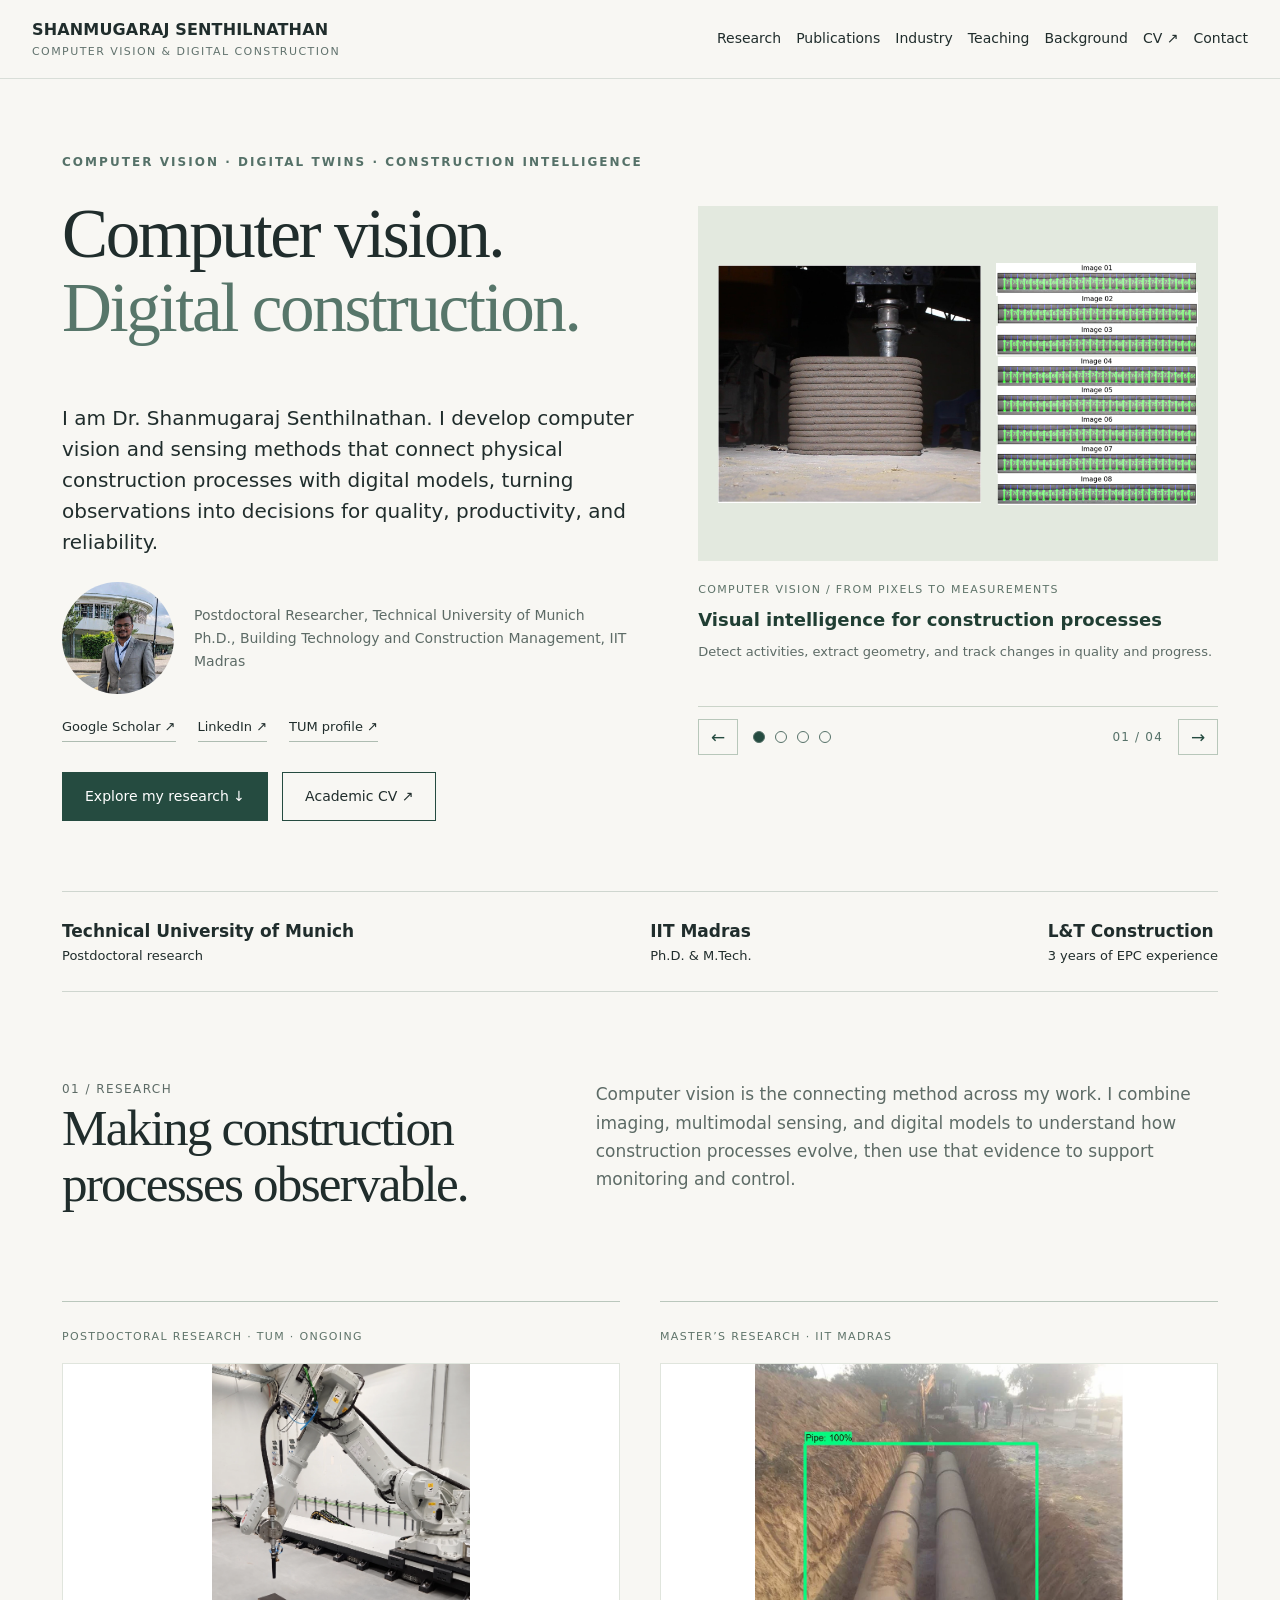
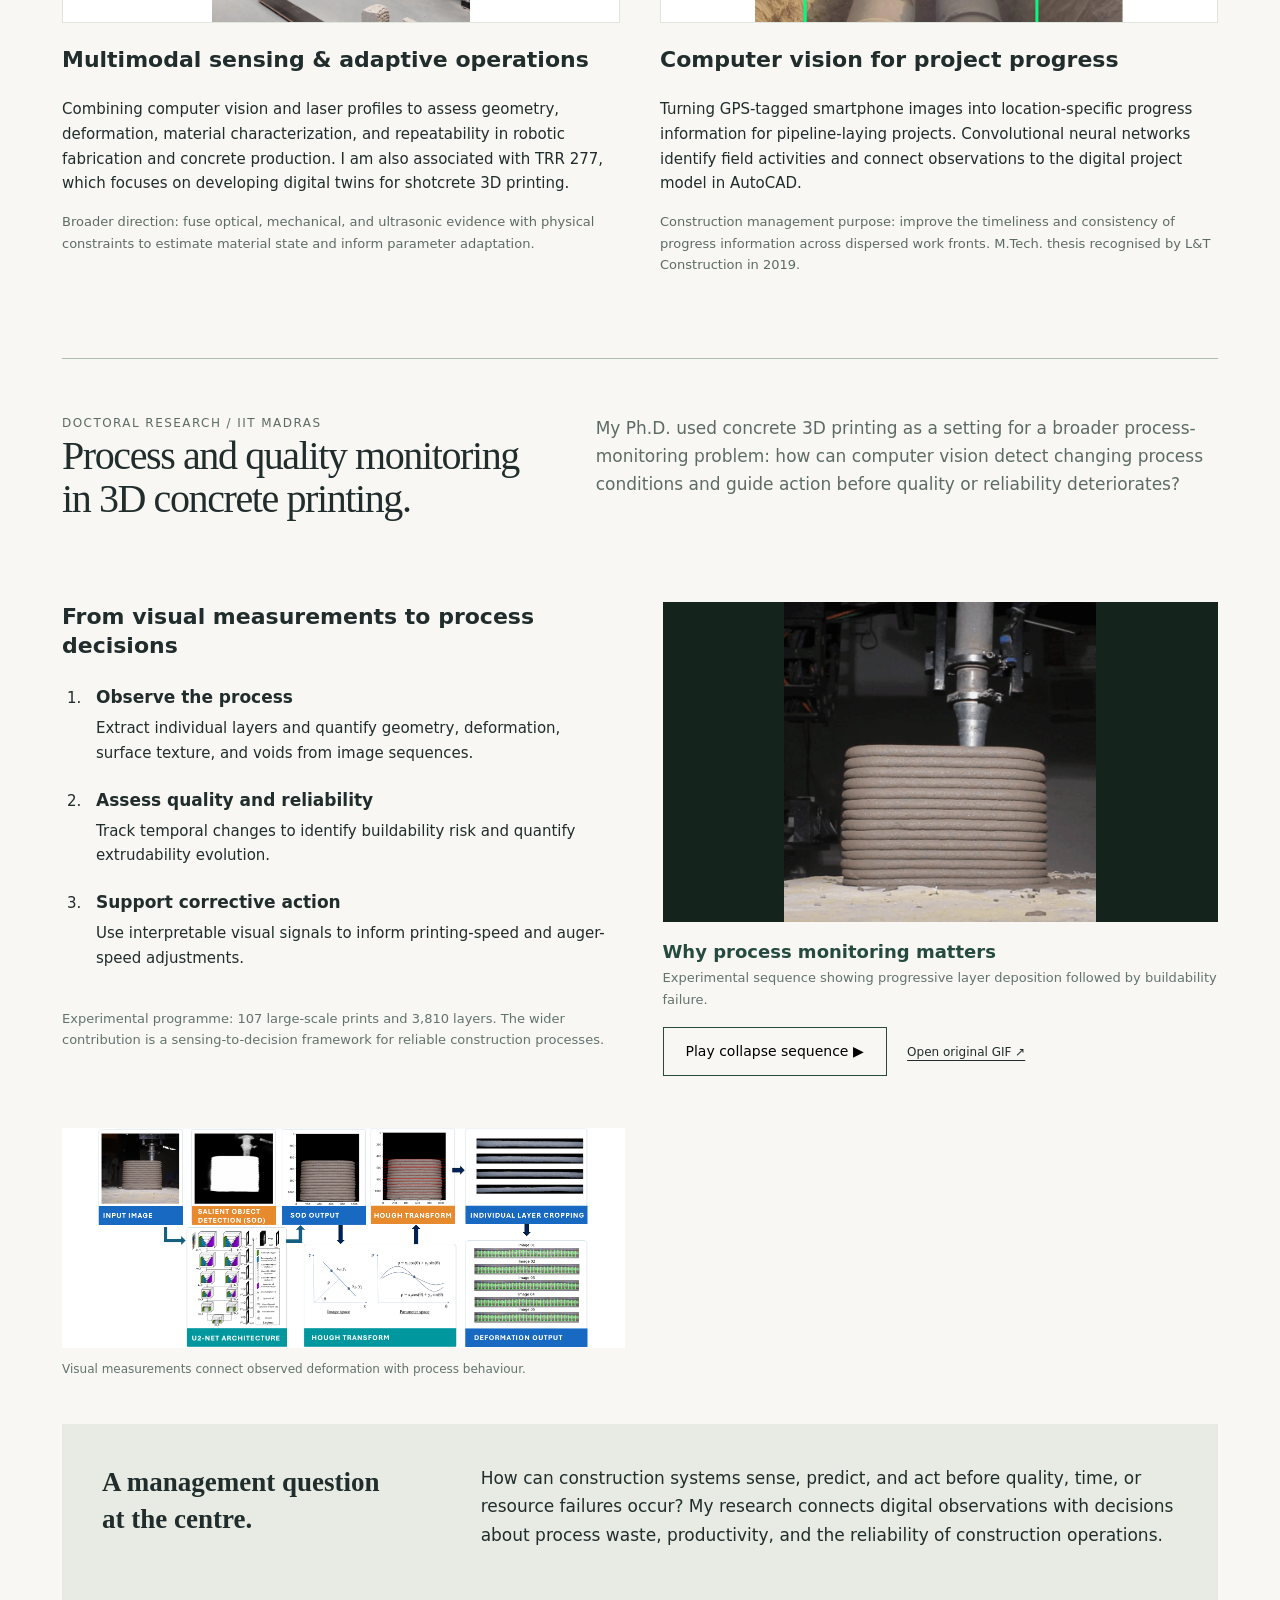
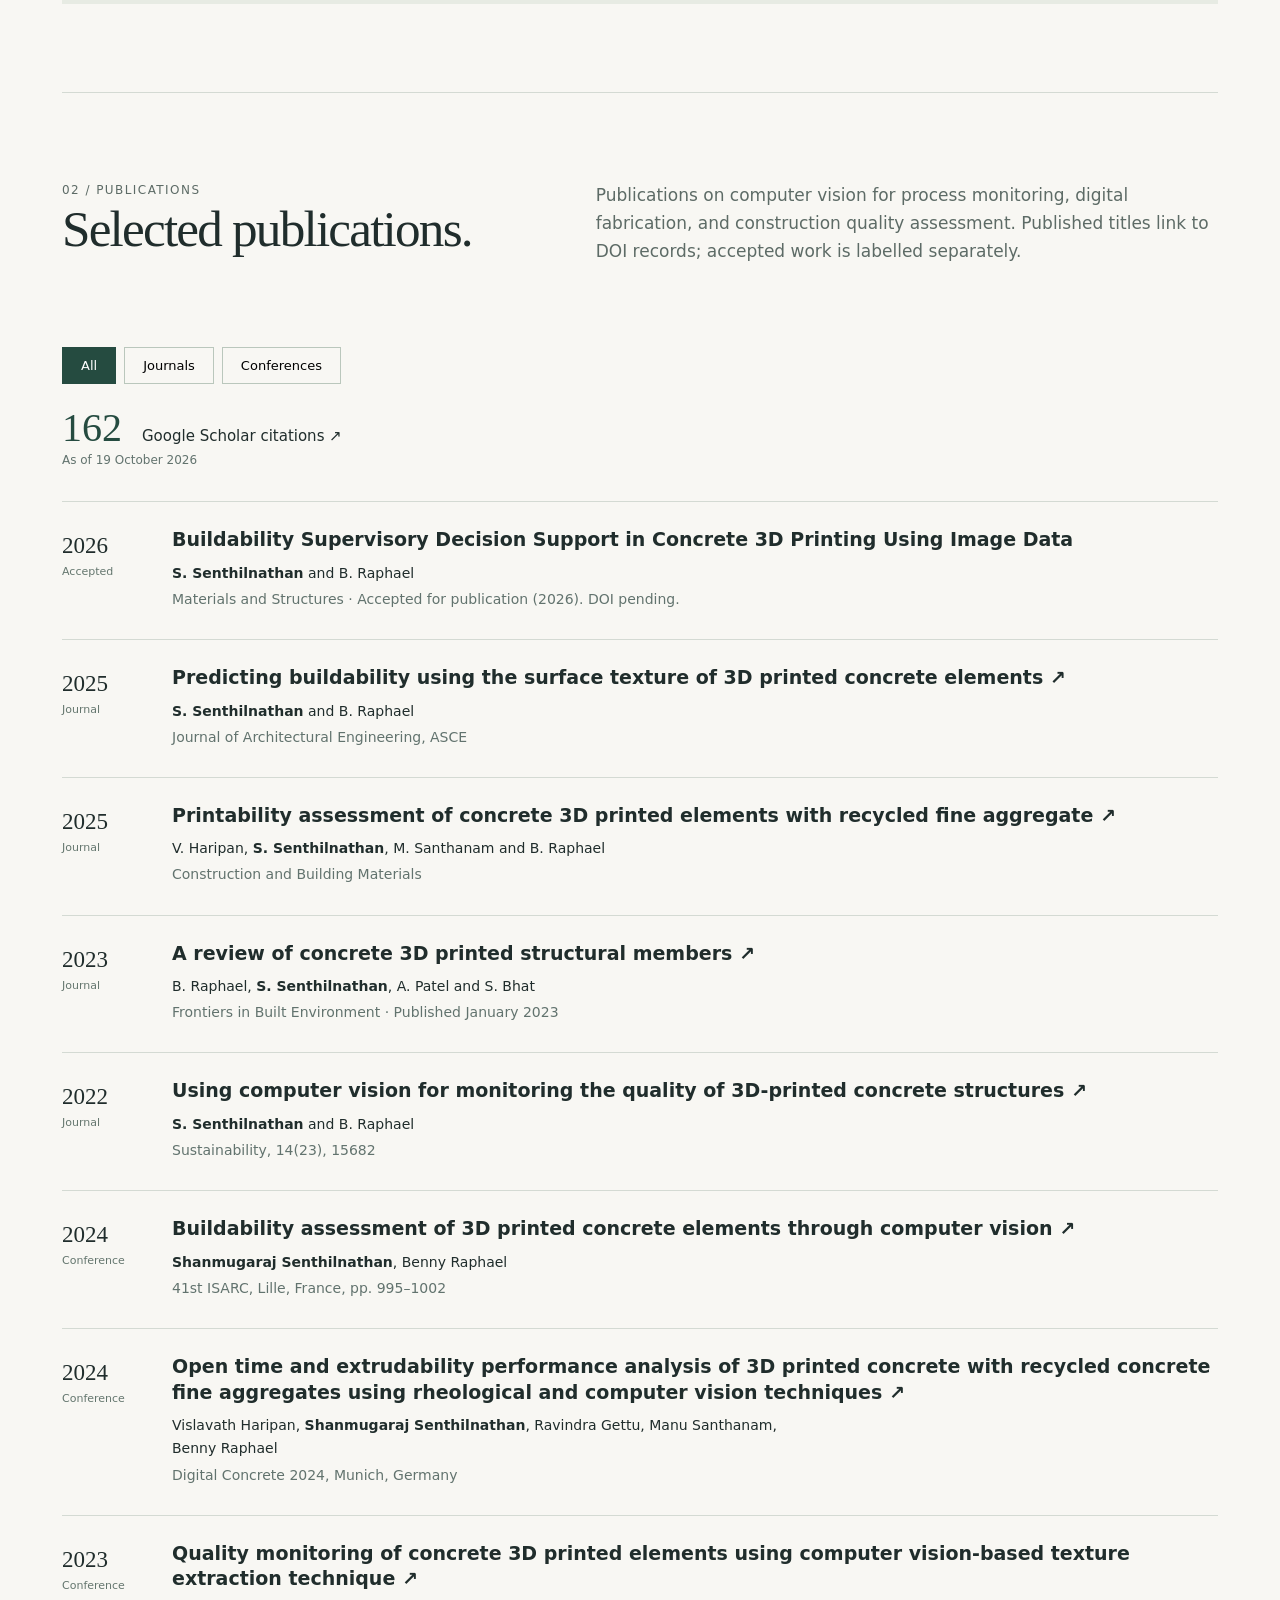
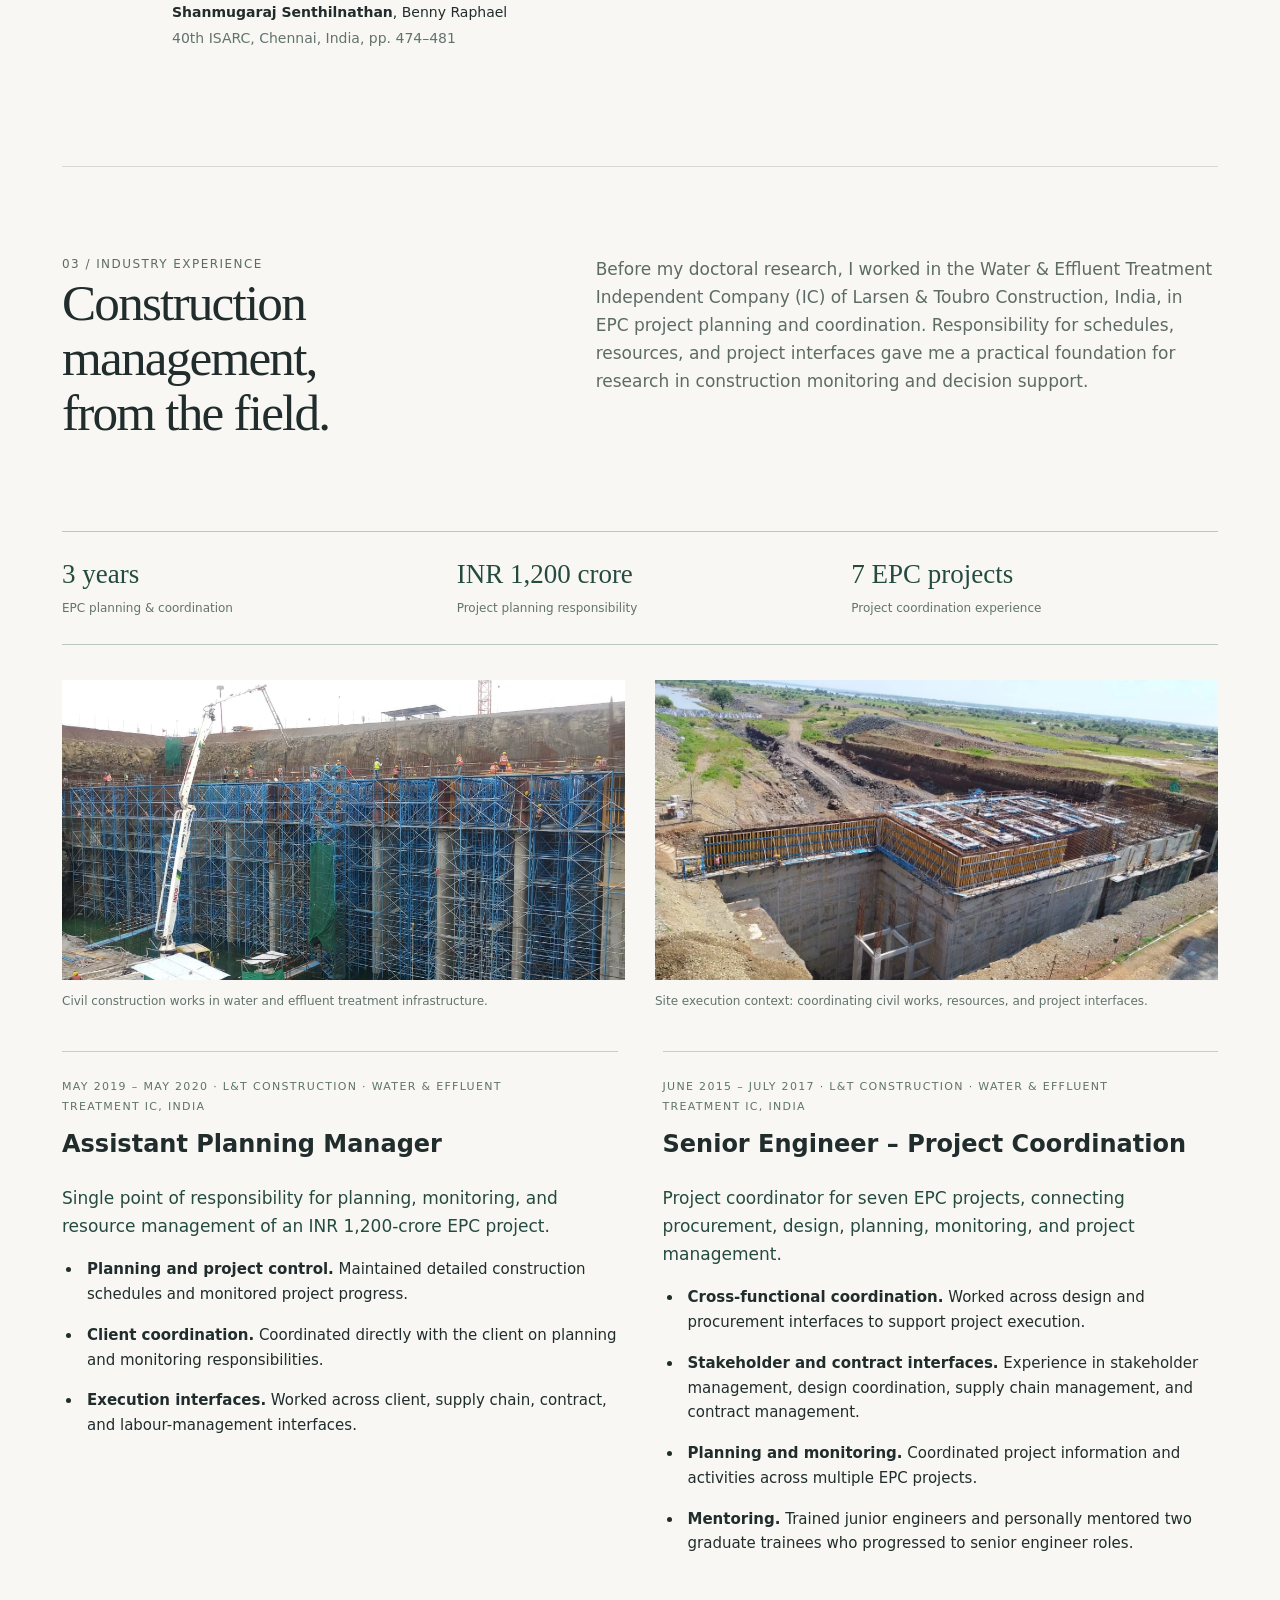
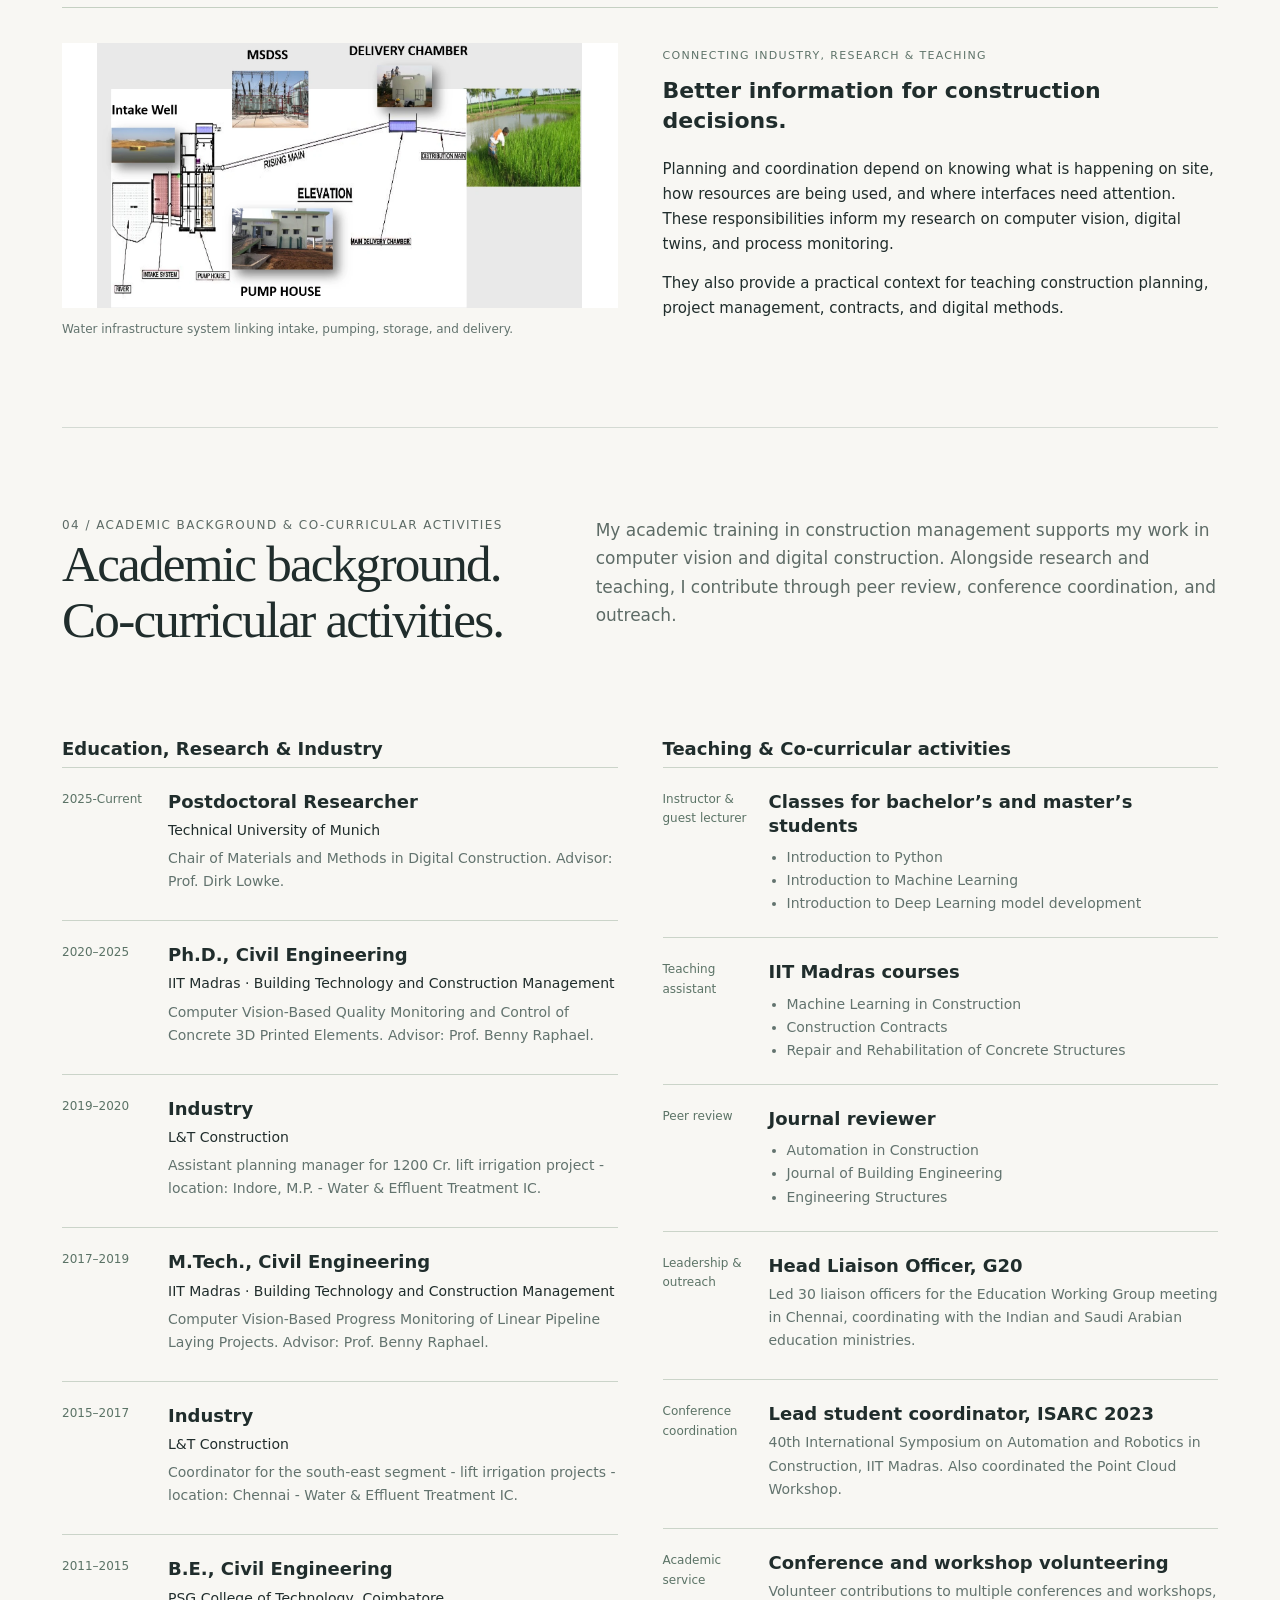
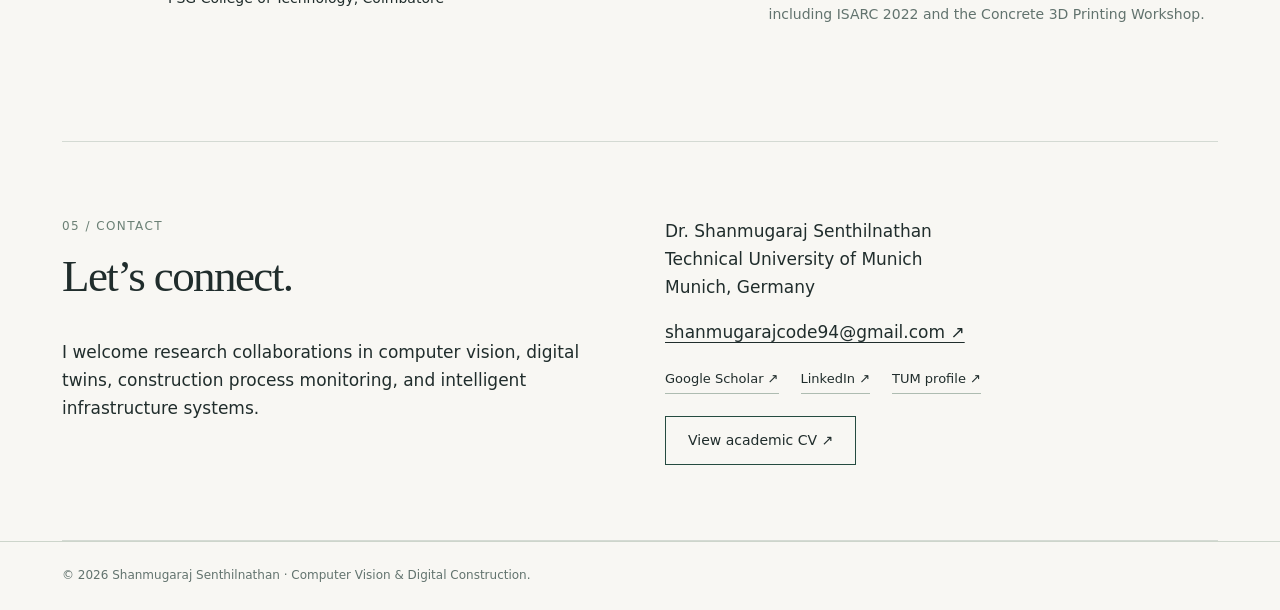
<file: index.html>
<!doctype html>
<html lang="en">
<head>
<meta charset="utf-8">
<meta name="viewport" content="width=device-width,initial-scale=1">
<title>Dr. Shanmugaraj Senthilnathan | Computer Vision & Digital Construction</title>
<meta name="description" content="Shanmugaraj Senthilnathan, postdoctoral researcher at TUM. Computer vision, multimodal sensing, digital twins and process intelligence for construction and infrastructure.">
<meta name="theme-color" content="#254b40">
<link rel="icon" href="assets/favicon.svg" type="image/svg+xml">
<link rel="stylesheet" href="styles.css">
</head>
<body>
<a class="skip" href="#main">Skip to content</a>
<header>
<nav aria-label="Main navigation">
<a class="brand" href="#">SHANMUGARAJ SENTHILNATHAN<small>Computer Vision & Digital Construction</small>
</a>
<button id="menu" aria-expanded="false" aria-controls="navlinks">Menu +</button>
<div class="navlinks" id="navlinks">
<a href="#research">Research</a>
<a href="#publications">Publications</a>
<a href="#industry">Industry</a>
<a href="#teaching">Teaching</a>
<a href="#experience">Background</a>
<!-- Temporarily hidden: Gallery navigation link
<a href="#gallery">Gallery</a>
-->
<a href="cv.html">CV ↗</a>
<a href="#contact">Contact</a>
</div>
</nav>
</header>
<main id="main">
<div class="wrap">
<section class="hero">
<div>
<p class="eyebrow">Computer vision · Digital twins · Construction intelligence</p>
<h1>Computer vision.<br>
<em>Digital construction.</em>
</h1>
<p class="intro">I am Dr. Shanmugaraj Senthilnathan. I develop computer vision and sensing methods that connect physical construction processes with digital models, turning observations into decisions for quality, productivity, and reliability.</p>
<div class="identity">
<img class="portrait" src="assets/portrait.jpg" width="112" height="112" alt="Portrait of Dr. Shanmugaraj Senthilnathan">
<p class="role">Postdoctoral Researcher, Technical University of Munich<br>Ph.D., Building Technology and Construction Management, IIT Madras</p>
</div>
<div class="profile-links">
<a href="https://scholar.google.com/citations?hl=en&view_op=list_works&gmla=AN_4Zu8ZitAn-qanghSJLscxyQtsfrgN-py7a8iP-FELej1AaGnIpPpf5qINipm4DogedLphzC7I5oRP8luvfQ&user=W-5ZSqoAAAAJ" target="_blank" rel="noopener">Google Scholar ↗</a>
<a href="https://www.linkedin.com/in/shanmugaraj-senthilnathan-936270aa/" target="_blank" rel="noopener">LinkedIn ↗</a>
<a href="https://www.mae.ed.tum.de/m2dc/m2dc/shanmugaraj-senthilnathan/" target="_blank" rel="noopener">TUM profile ↗</a>
</div>
<div class="actions">
<a class="btn primary" href="#research">Explore my research ↓</a>
<a class="btn" href="cv.html">Academic CV ↗</a>
</div>
</div>
<div class="research-carousel" role="region" aria-roledescription="carousel" aria-label="Computer vision and digital construction research">
<div class="carousel-stage">
<figure class="research-slide" id="research-slide-1" role="group" aria-roledescription="slide" aria-label="1 of 4">
<div class="visual vision-visual">
<img src="assets/inputpic1.jpg" alt="Computer vision detection of pipeline construction activity in a field image" fetchpriority="high">
<img src="assets/cvoutput.png" alt="Individual concrete layers extracted from images for dimensional analysis">
</div>
<figcaption>
<span class="tag">Computer vision / From pixels to measurements</span>
<strong>Visual intelligence for construction processes</strong>
<span>Detect activities, extract geometry, and track changes in quality and progress.</span>
</figcaption>
</figure>
<figure class="research-slide" id="research-slide-2" role="group" aria-roledescription="slide" aria-label="2 of 4" hidden>
<div class="visual sensor-visual">
<div>
<img src="assets/camera.webp" alt="Camera illustration for optical sensing">
<span>2D imaging</span>
</div>
<div>
<img src="assets/keyence-ljx8000.png" alt="KEYENCE LJ-X8000 series laser profiler product image">
<span>Laser profile sensing</span>
</div>
</div>
<figcaption>
<span class="tag">Sensing / Geometry & material state</span>
<strong>Cameras and laser profile scanners</strong>
<span>Complementary optical measurements for process monitoring. <a href="https://www.keyence.com/products/measure/laser-2d/lj-x8000/" target="_blank" rel="noopener">LJ-X8000 equipment example; image © KEYENCE ↗</a>
</span>
</figcaption>
</figure>
<figure class="research-slide" id="research-slide-3" role="group" aria-roledescription="slide" aria-label="3 of 4" hidden>
<div class="visual">
<img src="assets/u2net.png" alt="U2-Net deep learning architecture for salient object detection">
</div>
<figcaption>
<span class="tag">Computer Vision & Deep learning</span>
<strong>CV & DL for automated visual understanding of construction processes</strong>
<span>Object detection, image segmentation, geometric feature extraction, deformation tracking, surface-quality assessment, and the development of data-driven indicators for construction monitoring and quality control.</span>
<small>image/reference<a href="https://doi.org/10.1016/j.patcog.2020.107404" target="_blank" rel="noopener">View paper ↗</a></small>
</figcaption>
</figure>
<figure class="research-slide" id="research-slide-4" role="group" aria-roledescription="slide" aria-label="4 of 4" hidden>
<div class="visual">
<img src="assets/robot-lab.webp" alt="Industrial robot and process equipment in the laboratory">
</div>
<figcaption>
<span class="tag">Robotic adaptive processes</span>
<strong>Sensing coupled with robotic operations</strong>
<span>Use geometry and deformation measurements to inform adaptive process control.</span>
</figcaption>
</figure>
</div>
<div class="carousel-controls">
<button class="carousel-arrow" data-carousel-prev aria-label="Previous research image">←</button>
<div class="carousel-dots" role="group" aria-label="Choose research image">
<button data-slide="0" aria-label="Show research image 1" aria-pressed="true">
</button>
<button data-slide="1" aria-label="Show research image 2" aria-pressed="false">
</button>
<button data-slide="2" aria-label="Show research image 3" aria-pressed="false">
</button>
<button data-slide="3" aria-label="Show research image 4" aria-pressed="false">
</button>
</div>
<span class="carousel-count" aria-live="polite">01 / 04</span>
<button class="carousel-arrow" data-carousel-next aria-label="Next research image">→</button>
</div>
</div>
</section>
<div class="strip">
<div>
<strong>Technical University of Munich</strong>Postdoctoral research</div>
<div>
<strong>IIT Madras</strong>Ph.D. & M.Tech.</div>
<div>
<strong>L&T Construction</strong>3 years of EPC experience</div>
</div>
<section class="section" id="research">
<div class="section-head">
<div>
<p class="num">01 / RESEARCH</p>
<h2>Making construction<br>processes observable.</h2>
</div>
<p>Computer vision is the connecting method across my work. I combine imaging, multimodal sensing, and digital models to understand how construction processes evolve, then use that evidence to support monitoring and control.</p>
</div>
<div class="research overview-research">
<article>
<span class="tag">Postdoctoral research · TUM · Ongoing</span>
<img src="assets/robot-lab.webp" alt="Industrial robot and deposition equipment in the laboratory" loading="lazy">
<h3>Multimodal sensing & adaptive operations</h3>
<p>Combining computer vision and laser profiles to assess geometry, deformation, material characterization, and repeatability in robotic fabrication and concrete production. I am also associated with TRR 277, which focuses on developing digital twins for shotcrete 3D printing.</p>
<p class="detail">Broader direction: fuse optical, mechanical, and ultrasonic evidence with physical constraints to estimate material state and inform parameter adaptation.</p>
</article>
<!-- Temporarily hidden: Digital twins for concrete production research card -->
<article hidden>
<span class="tag">Postdoctoral research · TUM · Ongoing</span>
<img src="assets/production-twin.webp" alt="Concrete production digital twin framework, with material characterisation and feedback along the supply chain" loading="lazy">
<h3>Digital twins for concrete production</h3>
<p>Connecting material characterisation and process information from batching through transport, pumping, and placement. My work explores how optical measurements and rheological evidence can represent evolving material state and support feedback across the production process.</p>
<p class="detail">Research directions: camera and laser sensing, correlation with yield stress and viscosity, and integration with concrete production and mobile robotic workflows.</p>
</article>
<article>
<span class="tag">Master’s research · IIT Madras</span>
<img src="assets/pipeline.webp" alt="Pipeline construction activity identified by computer vision in a site photograph" loading="lazy">
<h3>Computer vision for project progress</h3>
<p>Turning GPS-tagged smartphone images into location-specific progress information for pipeline-laying projects. Convolutional neural networks identify field activities and connect observations to the digital project model in AutoCAD.</p>
<p class="detail">Construction management purpose: improve the timeliness and consistency of progress information across dispersed work fronts. M.Tech. thesis recognised by L&T Construction in 2019.</p>
</article>
<!-- Temporarily hidden: Digital twins for bridge structural monitoring research card -->
<article hidden>
<span class="tag">Postdoctoral research · TUM · Ongoing</span>
<img src="assets/bridge-monitoring.webp" alt="Bridge structural monitoring sensor installation" loading="lazy">
<h3>Digital twins for bridge structural monitoring</h3>
<p>Linking physical infrastructure to numerical models through a multi-property sensor network. The research connects local durability and stiffness indicators with measured structural response to inform condition assessment and action strategies.</p>
<p class="detail">Focus: sensor-to-model integration, strain measurements, structural analysis, and the relationship between local deterioration and global behaviour.</p>
</article>
</div>
<div class="phd-research" id="doctoral-research">
<div class="section-head">
<div>
<p class="num">DOCTORAL RESEARCH / IIT MADRAS</p>
<h2>Process and quality monitoring in 3D concrete printing.</h2>
</div>
<p>My Ph.D. used concrete 3D printing as a setting for a broader process-monitoring problem: how can computer vision detect changing process conditions and guide action before quality or reliability deteriorates?</p>
</div>
<div class="phd-layout">
<div>
<h3>From visual measurements to process decisions</h3>
<ol class="process-list">
<li>
<strong>Observe the process</strong>Extract individual layers and quantify geometry, deformation, surface texture, and voids from image sequences.</li>
<li>
<strong>Assess quality and reliability</strong>Track temporal changes to identify buildability risk and quantify extrudability evolution.</li>
<li>
<strong>Support corrective action</strong>Use interpretable visual signals to inform printing-speed and auger-speed adjustments.</li>
</ol>
<p class="detail">Experimental programme: 107 large-scale prints and 3,810 layers. The wider contribution is a sensing-to-decision framework for reliable construction processes.</p>
</div>
<figure class="collapse-demo">
<img id="collapse-animation" src="assets/collapse-poster.webp" alt="Concrete printing experiment showing the element before collapse" loading="lazy">
<figcaption>
<strong>Why process monitoring matters</strong>
<span>Experimental sequence showing progressive layer deposition followed by buildability failure.</span>
</figcaption>
<button class="btn" id="collapse-toggle" aria-pressed="false">Play collapse sequence ▶</button>
<a href="assets/buildability-collapse.gif" target="_blank" rel="noopener">Open original GIF ↗</a>
</figure>
</div>
<div class="phd-evidence">
<figure>
<img src="assets/cvsteps.png" alt="Computer vision analysis linking image measurements and concrete printing process behaviour" loading="lazy">
<figcaption>Visual measurements connect observed deformation with process behaviour.</figcaption>
</figure>
<figure hidden>
<img src="assets/extrudability.webp" alt="Layer surface comparison without and with active auger control" loading="lazy">
<figcaption>Surface-quality assessment provides evidence for material-delivery control.</figcaption>
</figure>
</div>
</div>
<div class="statement">
<h3>A management question<br>at the centre.</h3>
<p>How can construction systems sense, predict, and act before quality, time, or resource failures occur? My research connects digital observations with decisions about process waste, productivity, and the reliability of construction operations.</p>
</div>
</section>
<section class="section" id="publications">
<div class="section-head">
<div>
<p class="num">02 / PUBLICATIONS</p>
<h2>Selected publications.</h2>
</div>
<p>Publications on computer vision for process monitoring, digital fabrication, and construction quality assessment. Published titles link to DOI records; accepted work is labelled separately.</p>
</div>
<div class="filters" role="group" aria-label="Filter publications">
<button data-filter="All" aria-pressed="true">All</button>
<button data-filter="Journal" aria-pressed="false">Journals</button>
<button data-filter="Conference" aria-pressed="false">Conferences</button>
</div>
<div>
<div class="citation-summary">
<a href="https://scholar.google.com/citations?hl=en&view_op=list_works&gmla=AN_4Zu8ZitAn-qanghSJLscxyQtsfrgN-py7a8iP-FELej1AaGnIpPpf5qINipm4DogedLphzC7I5oRP8luvfQ&user=W-5ZSqoAAAAJ" target="_blank" rel="noopener">
<strong>
<span data-citation-count>162</span>
</strong> Google Scholar citations ↗</a>
<small>As of <time data-citation-date datetime="2026-10-19">19 October 2026</time>
</small>
</div>
</div>
<div id="pubs">
<article class="publication" data-type="Journal">
<span class="pub-year">2026<small>Accepted</small>
</span>
<div>
<h3>Buildability Supervisory Decision Support in Concrete 3D Printing Using Image Data</h3>
<p>
<strong>S. Senthilnathan</strong> and B. Raphael</p>
<p class="muted">Materials and Structures · Accepted for publication (2026). DOI pending.</p>
</div>
</article>
<article class="publication" data-type="Journal">
<span class="pub-year">2025<small>Journal</small>
</span>
<div>
<h3>
<a href="https://doi.org/10.1061/JAEIED.AEENG-1936" target="_blank" rel="noopener">Predicting buildability using the surface texture of 3D printed concrete elements <span aria-hidden="true">↗</span>
</a>
</h3>
<p>
<strong>S. Senthilnathan</strong> and B. Raphael</p>
<p class="muted">Journal of Architectural Engineering, ASCE</p>
</div>
</article>
<article class="publication" data-type="Journal">
<span class="pub-year">2025<small>Journal</small>
</span>
<div>
<h3>
<a href="https://doi.org/10.1016/j.conbuildmat.2025.144187" target="_blank" rel="noopener">Printability assessment of concrete 3D printed elements with recycled fine aggregate <span aria-hidden="true">↗</span>
</a>
</h3>
<p>V. Haripan, <strong>S. Senthilnathan</strong>, M. Santhanam and B. Raphael</p>
<p class="muted">Construction and Building Materials</p>
</div>
</article>
<article class="publication" data-type="Journal">
<span class="pub-year">2023<small>Journal</small>
</span>
<div>
<h3>
<a href="https://doi.org/10.3389/fbuil.2022.1034020" target="_blank" rel="noopener">A review of concrete 3D printed structural members <span aria-hidden="true">↗</span>
</a>
</h3>
<p>B. Raphael, <strong>S. Senthilnathan</strong>, A. Patel and S. Bhat</p>
<p class="muted">Frontiers in Built Environment · Published January 2023</p>
</div>
</article>
<article class="publication" data-type="Journal">
<span class="pub-year">2022<small>Journal</small>
</span>
<div>
<h3>
<a href="https://doi.org/10.3390/su142315682" target="_blank" rel="noopener">Using computer vision for monitoring the quality of 3D-printed concrete structures <span aria-hidden="true">↗</span>
</a>
</h3>
<p>
<strong>S. Senthilnathan</strong> and B. Raphael</p>
<p class="muted">Sustainability, 14(23), 15682</p>
</div>
</article>
<article class="publication" data-type="Conference">
<span class="pub-year">2024<small>Conference</small>
</span>
<div>
<h3>
<a href="https://doi.org/10.22260/ISARC2024/0129" target="_blank" rel="noopener">Buildability assessment of 3D printed concrete elements through computer vision <span aria-hidden="true">↗</span>
</a>
</h3>
<p><strong>Shanmugaraj Senthilnathan</strong>, Benny Raphael</p>
<p class="muted">41st ISARC, Lille, France, pp. 995–1002</p>
</div>
</article>
<article class="publication" data-type="Conference">
<span class="pub-year">2024<small>Conference</small>
</span>
<div>
<h3>
<a href="https://doi.org/10.24355/dbbs.084-202408160750-0" target="_blank" rel="noopener">Open time and extrudability performance analysis of 3D printed concrete with recycled concrete fine aggregates using rheological and computer vision techniques <span aria-hidden="true">↗</span>
</a>
</h3>
<p>Vislavath Haripan, <strong>Shanmugaraj Senthilnathan</strong>, Ravindra Gettu, Manu Santhanam, Benny Raphael</p>
<p class="muted">Digital Concrete 2024, Munich, Germany</p>
</div>
</article>
<article class="publication" data-type="Conference">
<span class="pub-year">2023<small>Conference</small>
</span>
<div>
<h3>
<a href="https://doi.org/10.22260/ISARC2023/0064" target="_blank" rel="noopener">Quality monitoring of concrete 3D printed elements using computer vision-based texture extraction technique <span aria-hidden="true">↗</span>
</a>
</h3>
<p><strong>Shanmugaraj Senthilnathan</strong>, Benny Raphael</p>
<p class="muted">40th ISARC, Chennai, India, pp. 474–481</p>
</div>
</article>
</div>
</section>
<section class="section industry-section" id="industry">
<div class="section-head">
<div>
<p class="num">03 / INDUSTRY EXPERIENCE</p>
<h2>Construction management,<br>from the field.</h2>
</div>
<p>Before my doctoral research, I worked in the Water & Effluent Treatment Independent Company (IC) of Larsen & Toubro Construction, India, in EPC project planning and coordination. Responsibility for schedules, resources, and project interfaces gave me a practical foundation for research in construction monitoring and decision support.</p>
</div>
<div class="industry-facts" aria-label="Industry experience at a glance">
<div>
<strong>3 years</strong>
<span>EPC planning & coordination</span>
</div>
<div>
<strong>INR 1,200 crore</strong>
<span>Project planning responsibility</span>
</div>
<div>
<strong>7 EPC projects</strong>
<span>Project coordination experience</span>
</div>
</div>
<div class="industry-gallery">
<figure>
<img src="assets/industry-site-structure.webp" alt="Large concrete structure under construction, with formwork, reinforcement and scaffolding" loading="lazy">
<figcaption>Civil construction works in water and effluent treatment infrastructure.</figcaption>
</figure>
<figure>
<img src="assets/industry-site-foundation.webp" alt="Construction-site view of a reinforced concrete structure and surrounding excavation" loading="lazy">
<figcaption>Site execution context: coordinating civil works, resources, and project interfaces.</figcaption>
</figure>
</div>
<div class="industry-roles">
<article>
<p class="tag">May 2019 – May 2020 · L&T Construction · Water & Effluent Treatment IC, India</p>
<h3>Assistant Planning Manager</h3>
<p class="role-intro">Single point of responsibility for planning, monitoring, and resource management of an INR 1,200-crore EPC project.</p>
<ul>
<li>
<strong>Planning and project control.</strong> Maintained detailed construction schedules and monitored project progress.</li>
<li>
<strong>Client coordination.</strong> Coordinated directly with the client on planning and monitoring responsibilities.</li>
<li>
<strong>Execution interfaces.</strong> Worked across client, supply chain, contract, and labour-management interfaces.</li>
</ul>
</article>
<article>
<p class="tag">June 2015 – July 2017 · L&T Construction · Water & Effluent Treatment IC, India</p>
<h3>Senior Engineer – Project Coordination</h3>
<p class="role-intro">Project coordinator for seven EPC projects, connecting procurement, design, planning, monitoring, and project management.</p>
<ul>
<li>
<strong>Cross-functional coordination.</strong> Worked across design and procurement interfaces to support project execution.</li>
<li>
<strong>Stakeholder and contract interfaces.</strong> Experience in stakeholder management, design coordination, supply chain management, and contract management.</li>
<li>
<strong>Planning and monitoring.</strong> Coordinated project information and activities across multiple EPC projects.</li>
<li>
<strong>Mentoring.</strong> Trained junior engineers and personally mentored two graduate trainees who progressed to senior engineer roles.</li>
</ul>
</article>
</div>
<div class="industry-connection">
<figure>
<img src="assets/industry-epc-system.webp" alt="EPC system illustration showing an intake well, pump house, elevated tank and delivery chamber" loading="lazy">
<figcaption>Water infrastructure system linking intake, pumping, storage, and delivery.</figcaption>
</figure>
<div>
<p class="tag">Connecting industry, research & teaching</p>
<h3>Better information for construction decisions.</h3>
<p>Planning and coordination depend on knowing what is happening on site, how resources are being used, and where interfaces need attention. These responsibilities inform my research on computer vision, digital twins, and process monitoring.</p>
<p>They also provide a practical context for teaching construction planning, project management, contracts, and digital methods.</p>
</div>
</div>
</section>
<!-- Temporarily hidden: 04 / TEACHING -->
<section class="section" id="teaching" hidden>
<div class="section-head">
<div>
<p class="num">04 / TEACHING</p>
<h2>Management fundamentals.<br>Digital depth.</h2>
</div>
</div>
<div class="teaching-grid teaching-experience-only">
<div>
<h3>Teaching experience</h3>
<ul class="plain-list">
<li>
<strong>Instructor & guest lecturer</strong>Classes for bachelor’s and master’s students in introductory Python, machine learning, and deep learning model development.</li>
<li>
<strong>Teaching assistant, IIT Madras</strong>Machine Learning in Construction<br>Repair and Rehabilitation of Concrete Structures<br>Construction Contracts</li>
<li>
<strong>Invited talk</strong>“Buildability Failure Prediction Using Computer Vision,” Loughborough University, UK.</li>
</ul>
</div>
</div>
</section>
<section class="section" id="experience">
<div class="section-head">
<div>
<p class="num">04 / ACADEMIC BACKGROUND & CO-CURRICULAR ACTIVITIES</p>
<h2>Academic background.<br>Co-curricular activities.</h2>
</div>
<p>My academic training in construction management supports my work in computer vision and digital construction. Alongside research and teaching, I contribute through peer review, conference coordination, and outreach.</p>
</div>
<div class="timeline">
<div>
<h3>Education, Research & Industry</h3>
<article>
<span class="date">2025-Current</span>
<div>
<h3>Postdoctoral Researcher</h3>
<p>Technical University of Munich</p>
<p class="muted">Chair of Materials and Methods in Digital Construction. Advisor: Prof. Dirk Lowke.</p>
</div>
</article>
<article>
<span class="date">2020–2025</span>
<div>
<h3>Ph.D., Civil Engineering</h3>
<p>IIT Madras · Building Technology and Construction Management</p>
<p class="muted">Computer Vision-Based Quality Monitoring and Control of Concrete 3D Printed Elements. Advisor: Prof. Benny Raphael.</p>
</div>
</article>
<article>
<span class="date">2019–2020</span>
<div>
<h3>Industry</h3>
<p>L&T Construction</p>
<p class="muted">Assistant planning manager for 1200 Cr. lift irrigation project - location: Indore, M.P. - Water & Effluent Treatment IC.</p>
</div>
</article>
<article>
<span class="date">2017–2019</span>
<div>
<h3>M.Tech., Civil Engineering</h3>
<p>IIT Madras · Building Technology and Construction Management</p>
<p class="muted">Computer Vision-Based Progress Monitoring of Linear Pipeline Laying Projects. Advisor: Prof. Benny Raphael.</p>
</div>
</article>
<article>
<span class="date">2015–2017</span>
<div>
<h3>Industry</h3>
<p>L&T Construction</p>
<p class="muted">Coordinator for the south-east segment - lift irrigation projects - location: Chennai - Water & Effluent Treatment IC.</p>
</div>
</article>
<article>
<span class="date">2011–2015</span>
<div>
<h3>B.E., Civil Engineering</h3>
<p>PSG College of Technology, Coimbatore</p>
</div>
</article>
</div>
<div>
<h3>Teaching & Co-curricular activities</h3>
<article>
<span class="date">Instructor & guest lecturer</span>
<div>
<h3>Classes for bachelor’s and master’s students</h3>
<ul class="service-journals">
<li>Introduction to Python</li>
<li>Introduction to Machine Learning</li>
<li>Introduction to Deep Learning model development</li>
</ul>
</div>
</article>
<article>
<span class="date">Teaching assistant</span>
<div>
<h3>IIT Madras courses</h3>
<ul class="service-journals">
<li>Machine Learning in Construction</li>
<li>Construction Contracts</li>
<li>Repair and Rehabilitation of Concrete Structures</li>
</ul>
</div>
</article>
<article>
<span class="date">Peer review</span>
<div>
<h3>Journal reviewer</h3>
<ul class="service-journals">
<li>Automation in Construction</li>
<li>Journal of Building Engineering</li>
<li>Engineering Structures</li>
</ul>
</div>
</article>
<article>
<span class="date">Leadership & outreach</span>
<div>
<h3>Head Liaison Officer, G20</h3>
<p class="muted">Led 30 liaison officers for the Education Working Group meeting in Chennai, coordinating with the Indian and Saudi Arabian education ministries.</p>
</div>
</article>
<article>
<span class="date">Conference coordination</span>
<div>
<h3>Lead student coordinator, ISARC 2023</h3>
<p class="muted">40th International Symposium on Automation and Robotics in Construction, IIT Madras. Also coordinated the Point Cloud Workshop.</p>
</div>
</article>
<article>
<span class="date">Academic service</span>
<div>
<h3>Conference and workshop volunteering</h3>
<p class="muted">Volunteer contributions to multiple conferences and workshops, including ISARC 2022 and the Concrete 3D Printing Workshop.</p>
</div>
</article>
</div>
</div>
</section>
<!-- Temporarily hidden: Proposed Research Programme -->
<section class="section" id="vision" hidden>
<div class="vision">
<p class="eyebrow">06 / PROPOSED RESEARCH PROGRAMME</p>
<h2>Digital process systems<br>for construction.</h2>
<p>My five-year research vision connects process intelligence with construction management, with the goals of reducing rework, improving productivity, and supporting sustainable operations.</p>
<div class="vision-grid">
<article>
<span class="tag">Thrust A</span>
<h3>Sensing & prediction</h3>
<p>Computer vision and multimodal sensing to identify activities, measure change, and predict process or asset deterioration.</p>
</article>
<article>
<span class="tag">Thrust B</span>
<h3>Planning & digital twins</h3>
<p>Connect production processes, project progress, and infrastructure condition with digital models for planning and operational decisions.</p>
</article>
<article>
<span class="tag">Thrust C</span>
<h3>Robotics & feedback control</h3>
<p>Translate sensed process conditions into adaptive robotic operations and coordinated workflows involving people and machines.</p>
</article>
</div>
</div>
</section>
<!-- GALLERY: replace each gallery-placeholder with your own image; see EDITING-GUIDE.md. -->
<!-- Temporarily hidden: Project Gallery -->
<section class="section" id="gallery" hidden>
<div class="section-head">
<div>
<p class="num">07 / PROJECT GALLERY</p>
<h2>Making and exploring.</h2>
</div>
<p>A space for photographs and demonstrations of my work with PLA printing, drones, augmented reality, and virtual reality.</p>
</div>
<div class="project-gallery">
<!-- PLA PRINTING -->
<figure class="gallery-item">
<div class="gallery-placeholder" role="img" aria-label="PLA printing photographs coming soon">
<span>PLA printing</span>
<small>Photographs coming soon</small>
</div>
<figcaption>
<h3>PLA printing</h3>
</figcaption>
</figure>
<!-- DRONES -->
<figure class="gallery-item">
<div class="gallery-placeholder" role="img" aria-label="Drone project photographs coming soon">
<span>Drones</span>
<small>Photographs coming soon</small>
</div>
<figcaption>
<h3>Drones</h3>
</figcaption>
</figure>
<!-- AUGMENTED REALITY -->
<figure class="gallery-item">
<div class="gallery-placeholder" role="img" aria-label="Augmented reality project photographs coming soon">
<span>Augmented reality</span>
<small>Photographs coming soon</small>
</div>
<figcaption>
<h3>Augmented reality</h3>
</figcaption>
</figure>
<!-- VIRTUAL REALITY -->
<figure class="gallery-item">
<div class="gallery-placeholder" role="img" aria-label="Virtual reality project photographs coming soon">
<span>Virtual reality</span>
<small>Photographs coming soon</small>
</div>
<figcaption>
<h3>Virtual reality</h3>
</figcaption>
</figure>
</div>
</section>
<section class="section contact" id="contact">
<div>
<p class="num">05 / CONTACT</p>
<h2>Let’s connect.</h2>
<p>I welcome research collaborations in computer vision, digital twins, construction process monitoring, and intelligent infrastructure systems.</p>
</div>
<div>
<p>Dr. Shanmugaraj Senthilnathan<br>Technical University of Munich<br>Munich, Germany</p>
<p>
<a href="mailto:shanmugarajcode94@gmail.com">shanmugarajcode94@gmail.com ↗</a>
</p>
<div class="profile-links">
<a href="https://scholar.google.com/citations?hl=en&view_op=list_works&gmla=AN_4Zu8ZitAn-qanghSJLscxyQtsfrgN-py7a8iP-FELej1AaGnIpPpf5qINipm4DogedLphzC7I5oRP8luvfQ&user=W-5ZSqoAAAAJ" target="_blank" rel="noopener">Google Scholar ↗</a>
<a href="https://www.linkedin.com/in/shanmugaraj-senthilnathan-936270aa/" target="_blank" rel="noopener">LinkedIn ↗</a>
<a href="https://www.mae.ed.tum.de/m2dc/m2dc/shanmugaraj-senthilnathan/" target="_blank" rel="noopener">TUM profile ↗</a>
</div>
<a class="btn" href="cv.html">View academic CV ↗</a>
</div>
</section>
</div>
</main>
<footer>
<div class="wrap">© 2026 Shanmugaraj Senthilnathan · Computer Vision & Digital Construction.</div>
</footer>
<script src="script.js">
</script>
</body>
</html>
</file>
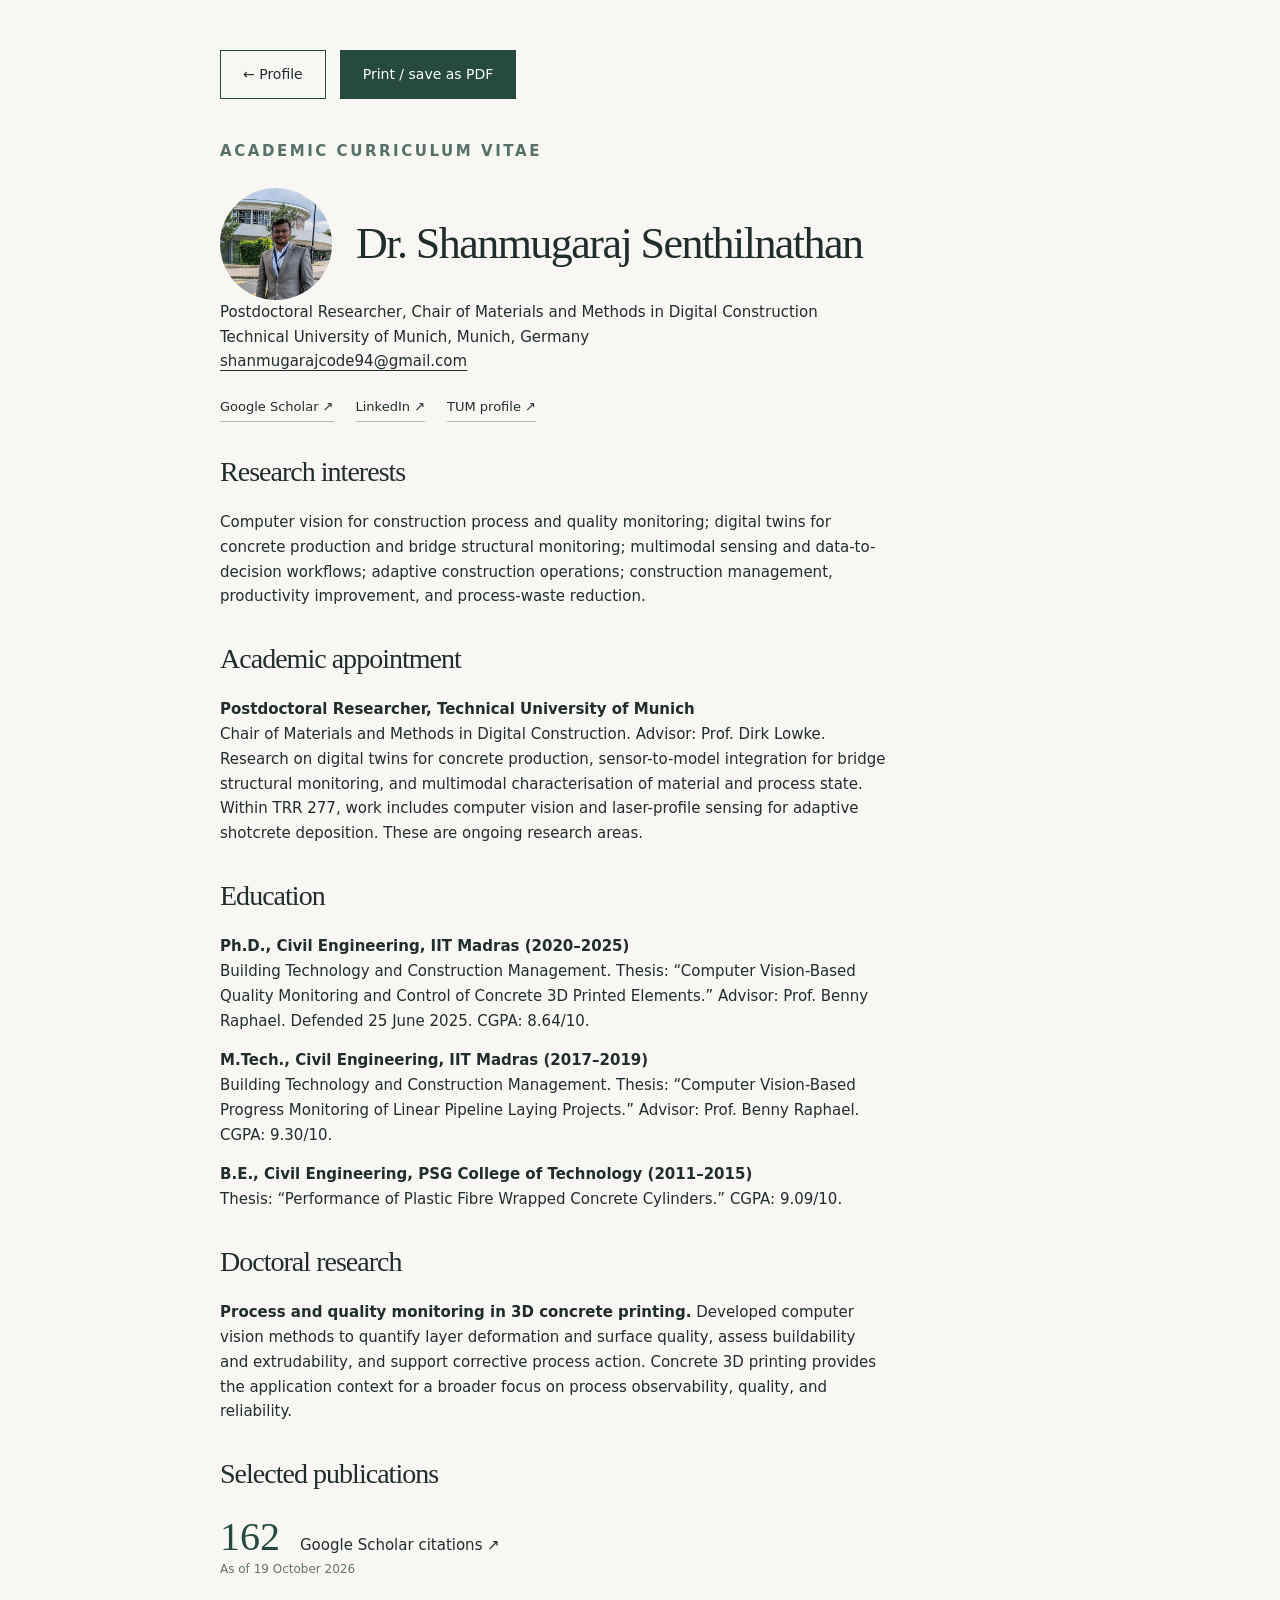
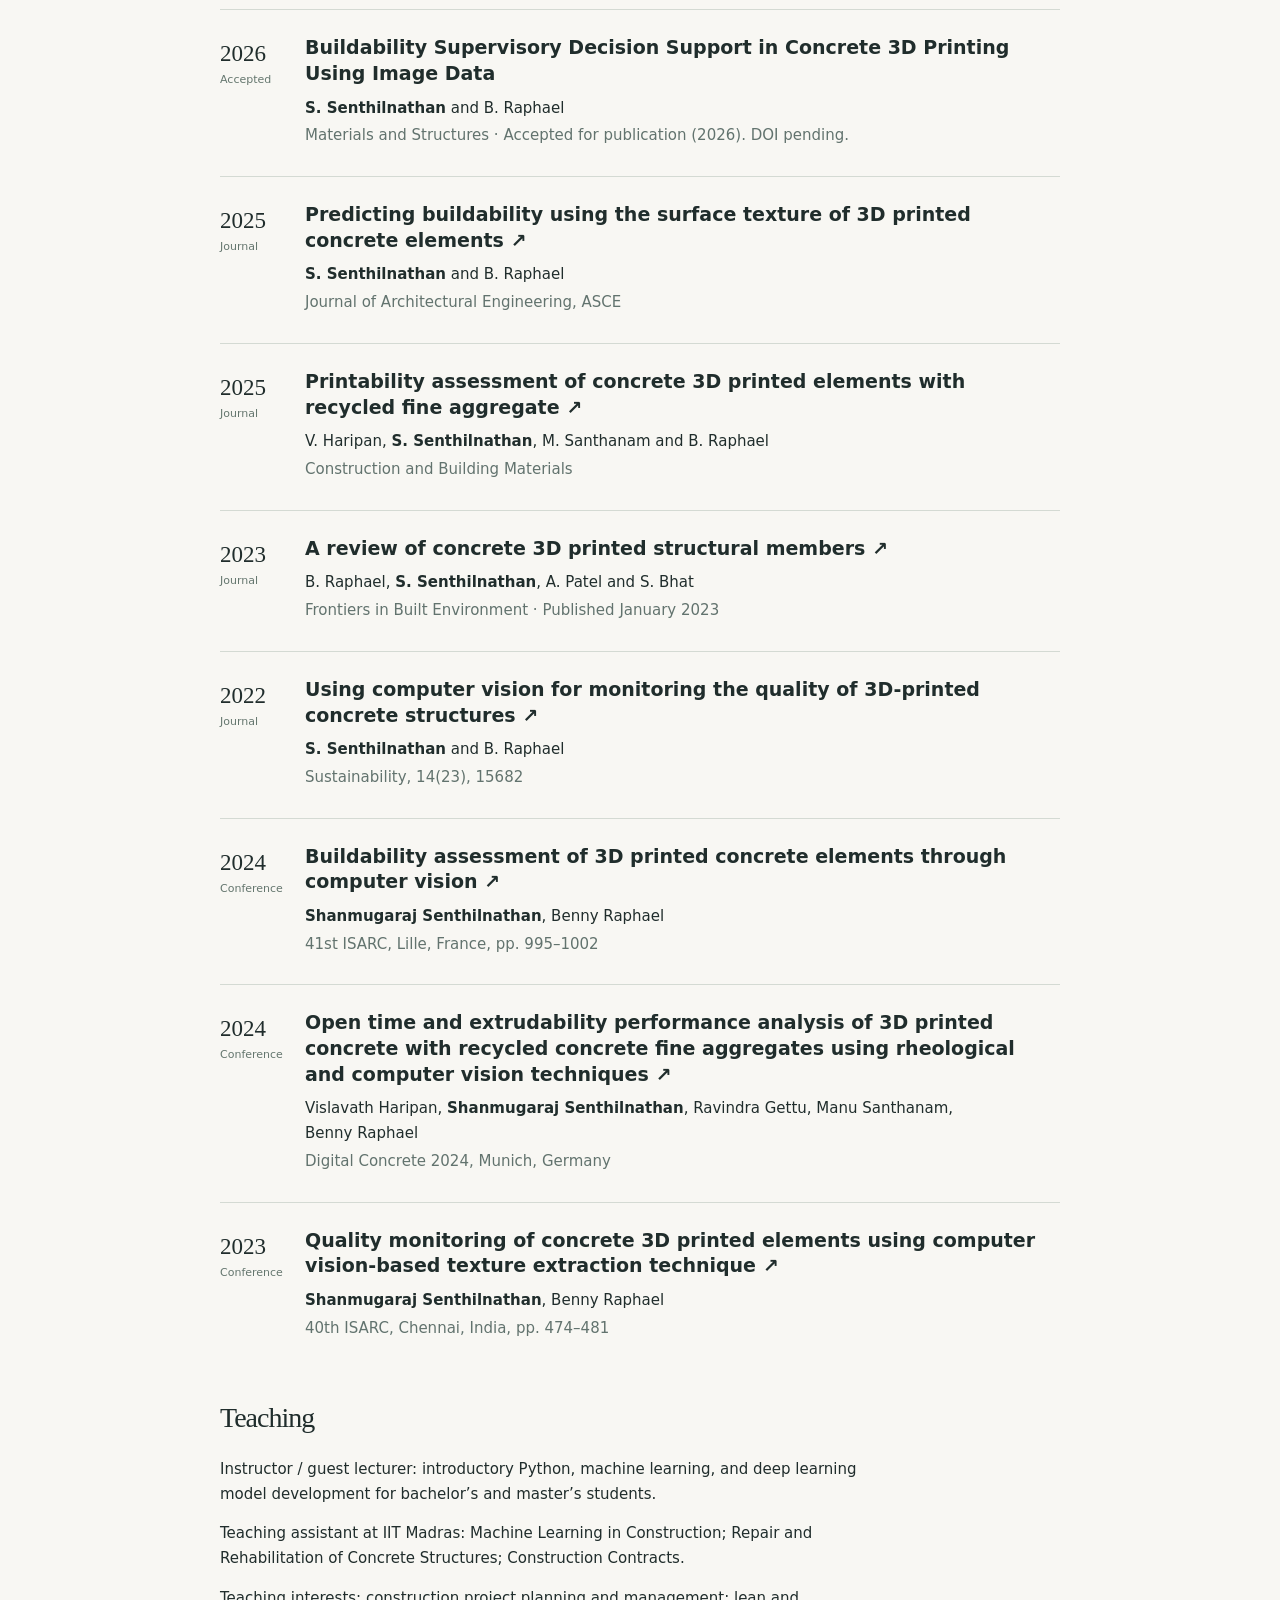
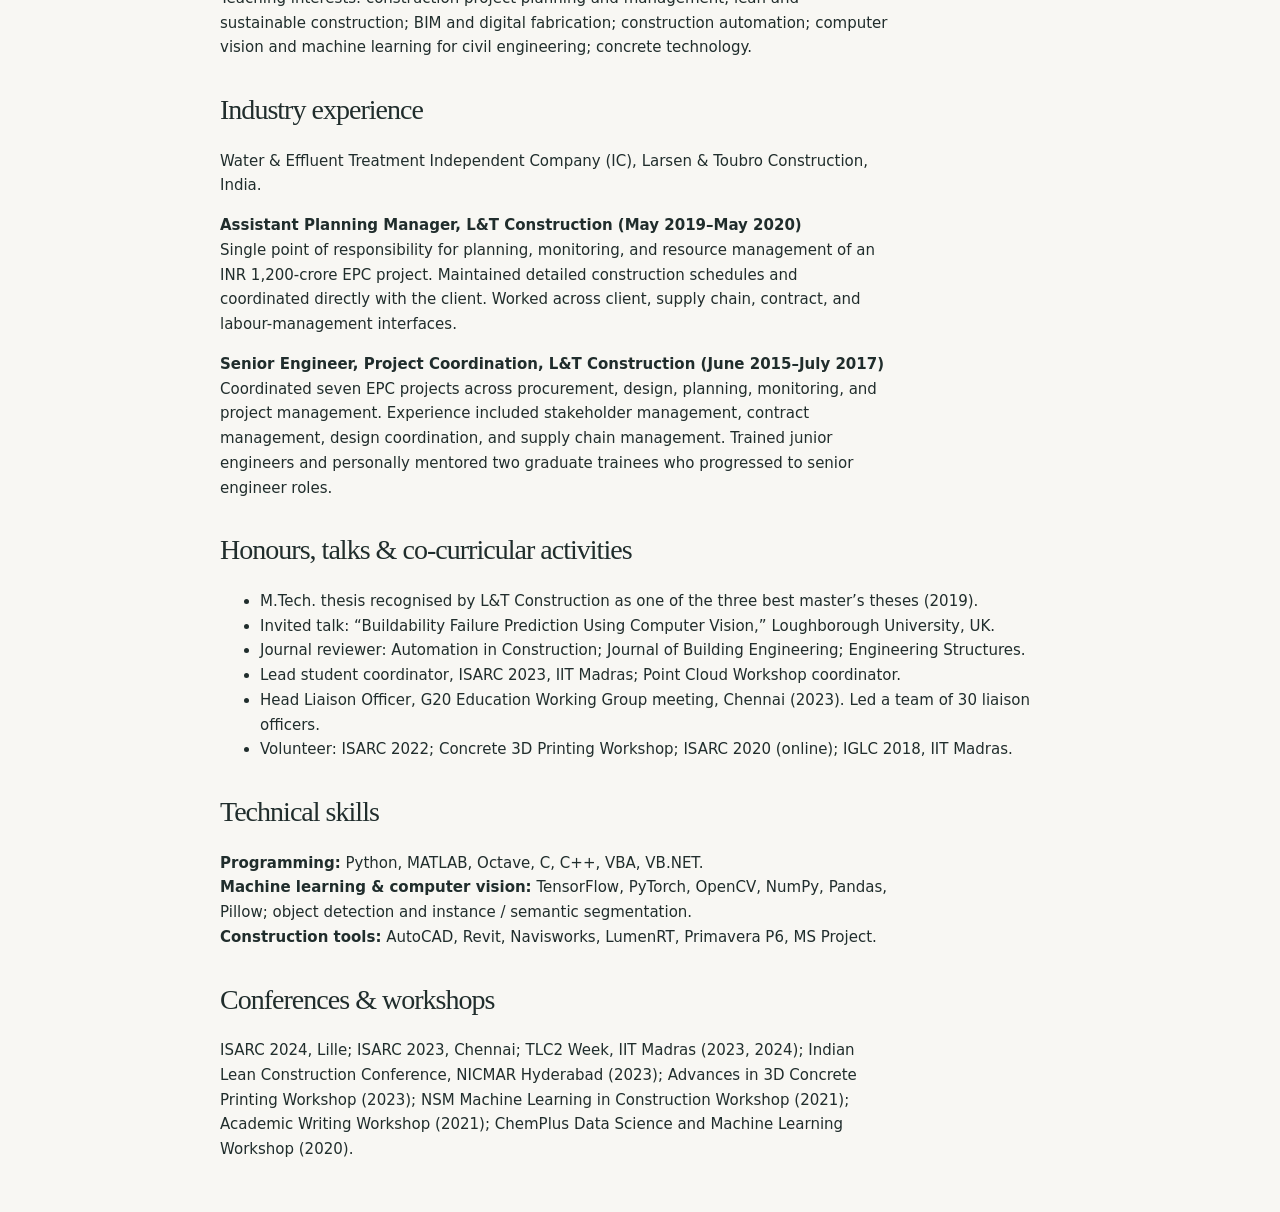
<file: cv.html>
<!doctype html>
<html lang="en">
<head>
<meta charset="utf-8">
<meta name="viewport" content="width=device-width,initial-scale=1">
<title>Academic CV | Dr. Shanmugaraj Senthilnathan</title>
<link rel="stylesheet" href="styles.css">
</head>
<body>
<main class="cv">
<div class="actions no-print">
<a class="btn" href="index.html">← Profile</a>
<button class="btn primary" onclick="window.print()">Print / save as PDF</button>
</div>
<p class="eyebrow" style="margin-top:40px">Academic curriculum vitae</p>
<div class="cv-identity">
<img class="portrait" src="assets/portrait.jpg" width="112" height="112" alt="Portrait of Dr. Shanmugaraj Senthilnathan">
<h1>Dr. Shanmugaraj Senthilnathan</h1>
</div>
<p>Postdoctoral Researcher, Chair of Materials and Methods in Digital Construction<br>Technical University of Munich, Munich, Germany<br>
<a href="mailto:shanmugarajcode94@gmail.com">shanmugarajcode94@gmail.com</a>
</p>
<div class="profile-links">
<a href="https://scholar.google.com/citations?hl=en&amp;user=tuuSnYMAAAAJ" target="_blank" rel="noopener">Google Scholar ↗</a>
<a href="https://www.linkedin.com/in/shanmugaraj-senthilnathan-936270aa/" target="_blank" rel="noopener">LinkedIn ↗</a>
<a href="https://www.mae.ed.tum.de/m2dc/m2dc/shanmugaraj-senthilnathan/" target="_blank" rel="noopener">TUM profile ↗</a>
</div>
<h2>Research interests</h2>
<p>Computer vision for construction process and quality monitoring; digital twins for concrete production and bridge structural monitoring; multimodal sensing and data-to-decision workflows; adaptive construction operations; construction management, productivity improvement, and process-waste reduction.</p>
<h2>Academic appointment</h2>
<p>
<strong>Postdoctoral Researcher, Technical University of Munich</strong>
<br>Chair of Materials and Methods in Digital Construction. Advisor: Prof. Dirk Lowke. Research on digital twins for concrete production, sensor-to-model integration for bridge structural monitoring, and multimodal characterisation of material and process state. Within TRR 277, work includes computer vision and laser-profile sensing for adaptive shotcrete deposition. These are ongoing research areas.</p>
<h2>Education</h2>
<p>
<strong>Ph.D., Civil Engineering, IIT Madras (2020–2025)</strong>
<br>Building Technology and Construction Management. Thesis: “Computer Vision-Based Quality Monitoring and Control of Concrete 3D Printed Elements.” Advisor: Prof. Benny Raphael. Defended 25 June 2025. CGPA: 8.64/10.</p>
<p>
<strong>M.Tech., Civil Engineering, IIT Madras (2017–2019)</strong>
<br>Building Technology and Construction Management. Thesis: “Computer Vision-Based Progress Monitoring of Linear Pipeline Laying Projects.” Advisor: Prof. Benny Raphael. CGPA: 9.30/10.</p>
<p>
<strong>B.E., Civil Engineering, PSG College of Technology (2011–2015)</strong>
<br>Thesis: “Performance of Plastic Fibre Wrapped Concrete Cylinders.” CGPA: 9.09/10.</p>
<h2>Doctoral research</h2>
<p>
<strong>Process and quality monitoring in 3D concrete printing.</strong> Developed computer vision methods to quantify layer deformation and surface quality, assess buildability and extrudability, and support corrective process action. Concrete 3D printing provides the application context for a broader focus on process observability, quality, and reliability.</p>
<h2>Selected publications</h2>
<div class="citation-summary">
<a href="https://scholar.google.com/citations?hl=en&amp;user=tuuSnYMAAAAJ" target="_blank" rel="noopener">
<strong>
<span data-citation-count>162</span>
</strong> Google Scholar citations ↗</a>
<small>As of <time data-citation-date datetime="2026-10-19">19 October 2026</time>
</small>
</div>
<article class="publication" data-type="Journal">
<span class="pub-year">2026<small>Accepted</small>
</span>
<div>
<h3>Buildability Supervisory Decision Support in Concrete 3D Printing Using Image Data</h3>
<p>
<strong>S. Senthilnathan</strong> and B. Raphael</p>
<p class="muted">Materials and Structures · Accepted for publication (2026). DOI pending.</p>
</div>
</article>
<article class="publication" data-type="Journal">
<span class="pub-year">2025<small>Journal</small>
</span>
<div>
<h3>
<a href="https://doi.org/10.1061/JAEIED.AEENG-1936" target="_blank" rel="noopener">Predicting buildability using the surface texture of 3D printed concrete elements <span aria-hidden="true">↗</span>
</a>
</h3>
<p>
<strong>S. Senthilnathan</strong> and B. Raphael</p>
<p class="muted">Journal of Architectural Engineering, ASCE</p>
</div>
</article>
<article class="publication" data-type="Journal">
<span class="pub-year">2025<small>Journal</small>
</span>
<div>
<h3>
<a href="https://doi.org/10.1016/j.conbuildmat.2025.144187" target="_blank" rel="noopener">Printability assessment of concrete 3D printed elements with recycled fine aggregate <span aria-hidden="true">↗</span>
</a>
</h3>
<p>V. Haripan, <strong>S. Senthilnathan</strong>, M. Santhanam and B. Raphael</p>
<p class="muted">Construction and Building Materials</p>
</div>
</article>
<article class="publication" data-type="Journal">
<span class="pub-year">2023<small>Journal</small>
</span>
<div>
<h3>
<a href="https://doi.org/10.3389/fbuil.2022.1034020" target="_blank" rel="noopener">A review of concrete 3D printed structural members <span aria-hidden="true">↗</span>
</a>
</h3>
<p>B. Raphael, <strong>S. Senthilnathan</strong>, A. Patel and S. Bhat</p>
<p class="muted">Frontiers in Built Environment · Published January 2023</p>
</div>
</article>
<article class="publication" data-type="Journal">
<span class="pub-year">2022<small>Journal</small>
</span>
<div>
<h3>
<a href="https://doi.org/10.3390/su142315682" target="_blank" rel="noopener">Using computer vision for monitoring the quality of 3D-printed concrete structures <span aria-hidden="true">↗</span>
</a>
</h3>
<p>
<strong>S. Senthilnathan</strong> and B. Raphael</p>
<p class="muted">Sustainability, 14(23), 15682</p>
</div>
</article>
<article class="publication" data-type="Conference">
<span class="pub-year">2024<small>Conference</small>
</span>
<div>
<h3>
<a href="https://doi.org/10.22260/ISARC2024/0129" target="_blank" rel="noopener">Buildability assessment of 3D printed concrete elements through computer vision <span aria-hidden="true">↗</span>
</a>
</h3>
<p><strong>Shanmugaraj Senthilnathan</strong>, Benny Raphael</p>
<p class="muted">41st ISARC, Lille, France, pp. 995–1002</p>
</div>
</article>
<article class="publication" data-type="Conference">
<span class="pub-year">2024<small>Conference</small>
</span>
<div>
<h3>
<a href="https://doi.org/10.24355/dbbs.084-202408160750-0" target="_blank" rel="noopener">Open time and extrudability performance analysis of 3D printed concrete with recycled concrete fine aggregates using rheological and computer vision techniques <span aria-hidden="true">↗</span>
</a>
</h3>
<p>Vislavath Haripan, <strong>Shanmugaraj Senthilnathan</strong>, Ravindra Gettu, Manu Santhanam, Benny Raphael</p>
<p class="muted">Digital Concrete 2024, Munich, Germany</p>
</div>
</article>
<article class="publication" data-type="Conference">
<span class="pub-year">2023<small>Conference</small>
</span>
<div>
<h3>
<a href="https://doi.org/10.22260/ISARC2023/0064" target="_blank" rel="noopener">Quality monitoring of concrete 3D printed elements using computer vision-based texture extraction technique <span aria-hidden="true">↗</span>
</a>
</h3>
<p><strong>Shanmugaraj Senthilnathan</strong>, Benny Raphael</p>
<p class="muted">40th ISARC, Chennai, India, pp. 474–481</p>
</div>
</article>
<h2>Teaching</h2>
<p>Instructor / guest lecturer: introductory Python, machine learning, and deep learning model development for bachelor’s and master’s students.</p>
<p>Teaching assistant at IIT Madras: Machine Learning in Construction; Repair and Rehabilitation of Concrete Structures; Construction Contracts.</p>
<p>Teaching interests: construction project planning and management; lean and sustainable construction; BIM and digital fabrication; construction automation; computer vision and machine learning for civil engineering; concrete technology.</p>
<h2>Industry experience</h2>
<p>Water & Effluent Treatment Independent Company (IC), Larsen & Toubro Construction, India.</p>
<p>
<strong>Assistant Planning Manager, L&T Construction (May 2019–May 2020)</strong>
<br>Single point of responsibility for planning, monitoring, and resource management of an INR 1,200-crore EPC project. Maintained detailed construction schedules and coordinated directly with the client. Worked across client, supply chain, contract, and labour-management interfaces.</p>
<p>
<strong>Senior Engineer, Project Coordination, L&T Construction (June 2015–July 2017)</strong>
<br>Coordinated seven EPC projects across procurement, design, planning, monitoring, and project management. Experience included stakeholder management, contract management, design coordination, and supply chain management. Trained junior engineers and personally mentored two graduate trainees who progressed to senior engineer roles.</p>
<h2>Honours, talks & co-curricular activities</h2>
<ul>
<li>M.Tech. thesis recognised by L&T Construction as one of the three best master’s theses (2019).</li>
<li>Invited talk: “Buildability Failure Prediction Using Computer Vision,” Loughborough University, UK.</li>
<li>Journal reviewer: Automation in Construction; Journal of Building Engineering; Engineering Structures.</li>
<li>Lead student coordinator, ISARC 2023, IIT Madras; Point Cloud Workshop coordinator.</li>
<li>Head Liaison Officer, G20 Education Working Group meeting, Chennai (2023). Led a team of 30 liaison officers.</li>
<li>Volunteer: ISARC 2022; Concrete 3D Printing Workshop; ISARC 2020 (online); IGLC 2018, IIT Madras.</li>
</ul>
<h2>Technical skills</h2>
<p>
<strong>Programming:</strong> Python, MATLAB, Octave, C, C++, VBA, VB.NET.<br>
<strong>Machine learning & computer vision:</strong> TensorFlow, PyTorch, OpenCV, NumPy, Pandas, Pillow; object detection and instance / semantic segmentation.<br>
<strong>Construction tools:</strong> AutoCAD, Revit, Navisworks, LumenRT, Primavera P6, MS Project.</p>
<h2>Conferences & workshops</h2>
<p>ISARC 2024, Lille; ISARC 2023, Chennai; TLC2 Week, IIT Madras (2023, 2024); Indian Lean Construction Conference, NICMAR Hyderabad (2023); Advances in 3D Concrete Printing Workshop (2023); NSM Machine Learning in Construction Workshop (2021); Academic Writing Workshop (2021); ChemPlus Data Science and Machine Learning Workshop (2020).</p>
</main>
</body>
</html>
</file>
<file: styles.css>
*{box-sizing:border-box}html{scroll-behavior:smooth;scroll-padding-top:100px}body{margin:0;background:#f8f7f3;color:#202d2c;font:17px/1.65 system-ui,-apple-system,Segoe UI,sans-serif}a{color:inherit;text-underline-offset:4px}a:hover{color:#98613a}button{font:inherit;cursor:pointer}img{max-width:100%;display:block}h1,h2,h3,p{margin-top:0}h1,h2{font-family:Georgia,serif;font-weight:400;line-height:1.08;letter-spacing:-.035em}h1{font-size:clamp(44px,5.4vw,78px)}h2{font-size:clamp(34px,4vw,53px)}h3{font-size:22px;line-height:1.35;font-weight:550}p{max-width:70ch}header{position:sticky;top:0;z-index:10;background:#f8f7f3f5;border-bottom:1px solid #d9ded8}nav{max-width:1280px;margin:auto;min-height:78px;display:flex;align-items:center;justify-content:space-between;padding:12px 32px;gap:24px}.brand{text-decoration:none;font-size:16px;font-weight:650;letter-spacing:.01em}.brand small{display:block;font-size:11px;color:#62736e;font-weight:400;letter-spacing:.13em;text-transform:uppercase}.navlinks{display:flex;gap:24px;font-size:14px}.navlinks a{text-decoration:none}.wrap{max-width:1220px;margin:auto;padding:0 32px}.hero{display:grid;grid-template-columns:1.12fr 1fr;gap:54px;padding-top:74px;padding-bottom:70px;align-items:center}.eyebrow{font-size:12px;letter-spacing:.17em;text-transform:uppercase;font-weight:650;color:#557168;margin-bottom:24px}.hero .intro{font-size:20px;line-height:1.55}.hero h1 em{font-style:normal;color:#57766a}.role{font-size:14px;color:#5d6b66}.actions{display:flex;flex-wrap:wrap;gap:14px;margin-top:30px}.btn{display:inline-block;padding:12px 22px;border:1px solid #254b40;text-decoration:none;font-size:14px}.btn.primary{background:#254b40;color:white}.btn:hover{background:#e2e7df;color:#254b40}.hero figure{margin:0;position:relative}.hero figure img{width:100%;height:475px;object-fit:cover;object-position:55% center;background:#293531}.hero figcaption{font-size:12px;color:#5d6b66;margin-top:12px}.hero-index{position:absolute;top:16px;left:18px;font-size:11px;background:#f8f7f3e8;padding:7px 12px;letter-spacing:.1em}.strip{display:flex;justify-content:space-between;gap:24px;padding:25px 0;border-top:1px solid #cfd6cf;border-bottom:1px solid #cfd6cf;font-size:13px}.strip strong{display:block;font-size:17px;font-weight:550}.section{padding-top:88px;padding-bottom:88px;border-bottom:1px solid #d4dad3}.section-head{display:grid;grid-template-columns:1fr 1.3fr;gap:55px;margin-bottom:48px}.section-head p{color:#5d6b66;margin-bottom:0}.num{font-size:12px;letter-spacing:.12em;color:#6b8075;margin-bottom:15px}.research{display:grid;grid-template-columns:1fr 1fr;gap:40px}.research article{border-top:1px solid #bac7bc;padding-top:18px}.research img{width:100%;height:280px;object-fit:cover;margin:15px 0 22px}.research p{font-size:15px}.tag{font-size:11px;letter-spacing:.12em;text-transform:uppercase;color:#5f746a}.research .detail{font-size:13px;color:#5d6b66}.statement{background:#e7ebe3;padding:40px;margin-top:45px;display:grid;grid-template-columns:1fr 2fr;gap:30px}.statement h3{font-family:Georgia,serif;font-size:27px}.statement p{margin:0}.filters{display:flex;gap:8px;margin-bottom:20px}.filters button{border:1px solid #bac7bc;background:transparent;padding:7px 18px;font-size:13px}.filters button[aria-pressed=true]{background:#254b40;color:white;border-color:#254b40}.publication{display:grid;grid-template-columns:90px 1fr;gap:20px;border-top:1px solid #d4dad3;padding:25px 0}.publication h3{font-size:19px;margin-bottom:9px}.publication h3 a{text-decoration:none}.publication p{font-size:14px;margin-bottom:3px}.pub-year{font-family:Georgia,serif;font-size:23px}.pub-year small{display:block;font:11px system-ui;color:#64766e}.muted{color:#62736e}.teaching-grid{display:grid;grid-template-columns:1fr 1fr;gap:60px}.plain-list{list-style:none;padding:0;margin:0}.plain-list li{padding:15px 0;border-top:1px solid #cdd5cb;font-size:15px}.plain-list strong{display:block;font-size:17px;font-weight:550}.timeline{display:grid;grid-template-columns:1fr 1fr;gap:45px}.timeline article{display:grid;grid-template-columns:90px 1fr;gap:16px;padding:22px 0;border-top:1px solid #cbd4c9}.timeline h3{font-size:18px;margin-bottom:5px}.timeline p{font-size:14px;margin-bottom:5px}.date{font-size:12px;color:#5b7366}.vision{background:#233f37;color:#f4f5ed;padding:60px;}.vision .eyebrow,.vision .tag{color:#bdcdbd}.vision h2{max-width:700px}.vision-grid{display:grid;grid-template-columns:repeat(3,1fr);gap:35px;margin-top:45px}.vision-grid article{border-top:1px solid #779186;padding-top:22px}.vision-grid p{font-size:14px;color:#d7dfd6}.contact{display:grid;grid-template-columns:1fr 1fr;gap:50px;padding:75px 0}.contact h2{font-size:45px}.contact a{overflow-wrap:anywhere}footer{border-top:1px solid #cdd5cb;padding:24px 0;font-size:12px;color:#62736e}.skip{position:absolute;left:-9999px}.skip:focus{left:20px;background:white;z-index:30;padding:10px}#menu{display:none}button:focus-visible,a:focus-visible{outline:3px solid #b9854b;outline-offset:5px}[hidden]{display:none!important}.cv{max-width:900px;margin:50px auto;padding:0 30px}.cv h1{font-size:44px}.cv h2{font-size:28px;margin-top:35px}.cv p,.cv li{font-size:15px}.cv .publication{grid-template-columns:65px 1fr}@media(max-width:850px){nav{padding:12px 20px;flex-wrap:wrap}.navlinks{gap:16px;flex-wrap:wrap}#menu{display:block;border:0;background:none;font-size:14px}.navlinks{display:none;width:100%}.navlinks.open{display:flex}.wrap{padding:0 22px}.hero{grid-template-columns:1fr;gap:30px;padding-top:45px}.hero figure img{height:360px}.strip{flex-wrap:wrap}.strip>div{width:44%}.section{padding:58px 0}.section-head{grid-template-columns:1fr;gap:0;margin-bottom:30px}.research,.teaching-grid,.timeline,.contact{grid-template-columns:1fr;gap:28px}.research img{height:260px}.statement{grid-template-columns:1fr;padding:25px;gap:5px}.vision{padding:35px 25px}.vision-grid{grid-template-columns:1fr;gap:10px}.publication{grid-template-columns:60px 1fr;gap:12px}.contact{padding:50px 0}}@media(prefers-reduced-motion:reduce){html{scroll-behavior:auto}}@media print{header,.actions,.filters,.no-print{display:none!important}body{background:white;color:black}.cv{margin:0;max-width:none}.cv h1{font-size:30px}.publication{break-inside:avoid}.cv h2{break-after:avoid}a{text-decoration:none}}
.identity{display:flex;gap:20px;align-items:center;margin-top:24px}.portrait{width:112px;height:112px;object-fit:cover;border-radius:50%;flex-shrink:0}.identity .role{margin:0}.profile-links{display:flex;flex-wrap:wrap;gap:10px 22px;font-size:13px;margin:22px 0}.profile-links a{text-decoration:none;border-bottom:1px solid #aebcb1;padding-bottom:3px}.citation-summary{margin:20px 0 30px}.citation-summary a{text-decoration:none;font-size:15px}.citation-summary strong{font:40px Georgia,serif;color:#254b40;margin-right:10px}.citation-summary small{display:block;color:#62736e;font-size:12px}.cv-identity{display:flex;gap:24px;align-items:center}.cv-identity h1{margin-bottom:0}@media(max-width:600px){.identity{align-items:flex-start}.portrait{width:86px;height:86px}.cv-identity{align-items:flex-start;flex-direction:column}.cv h1{font-size:36px}}@media print{.portrait{width:75px;height:75px}.citation-summary strong{font-size:26px}}

.research-carousel{min-width:0;align-self:center}.research-carousel figure{margin:0}.research-carousel .visual{height:355px;background:#edf0e9;display:flex;align-items:center;justify-content:center;padding:20px;overflow:hidden}.research-carousel .visual>img{width:100%;height:100%;object-fit:contain;object-position:center;background:transparent}.research-carousel .vision-visual{display:grid;grid-template-columns:1.3fr 1fr;gap:15px;background:#e3e9df}.research-carousel .vision-visual>img{min-width:0;object-fit:contain}.research-carousel .sensor-visual{display:grid;grid-template-columns:1fr 1.2fr;gap:20px;background:white}.sensor-visual>div{min-width:0;text-align:center;font-size:12px;color:#557168}.sensor-visual img{width:100%;height:220px!important;object-fit:contain!important;background:white!important}.research-carousel figcaption{min-height:145px;margin:0;padding:20px 0 10px;font-size:13px;line-height:1.6;color:#5d6b66}.research-carousel figcaption strong{display:block;color:#203e33;font-size:18px;font-weight:550;margin:7px 0}.research-carousel figcaption>span{display:block}.carousel-controls{display:flex;align-items:center;gap:15px;border-top:1px solid #cbd4c9;padding:12px 0}.carousel-arrow{height:36px;width:40px;background:transparent;border:1px solid #b8c7ba;color:#254b40}.carousel-dots{display:flex;gap:10px;align-items:center;flex:1}.carousel-dots button{width:12px;height:12px;border-radius:50%;padding:0;background:transparent;border:1px solid #557168}.carousel-dots button[aria-pressed=true]{background:#254b40}.carousel-count{font-size:12px;letter-spacing:.1em;color:#557168}.overview-research img{object-fit:contain;background:white;height:260px;border:1px solid #e0e5dd}.phd-research{margin-top:70px;padding-top:55px;border-top:1px solid #aebfb0}.phd-research h2{font-size:40px}.phd-layout{display:grid;grid-template-columns:1fr 1fr;gap:45px}.process-list{padding-left:24px}.process-list li{padding:0 0 20px 10px;font-size:15px}.process-list strong{display:block;font-size:17px;margin-bottom:5px}.detail{font-size:13px;color:#62736e}.collapse-demo{margin:0;min-width:0}.collapse-demo img{width:100%;height:320px;object-fit:contain;background:#14231c}.collapse-demo figcaption{font-size:13px;line-height:1.7;color:#62736e;margin:15px 0}.collapse-demo figcaption strong{display:block;color:#254b40;font-size:18px}.collapse-demo figcaption span{display:block}.collapse-demo .btn{margin-right:15px;margin-bottom:12px;background:transparent}.collapse-demo>a{font-size:12px}.phd-evidence{display:grid;grid-template-columns:1fr 1fr;gap:30px;margin-top:40px}.phd-evidence figure{margin:0;min-width:0}.phd-evidence img{height:220px;width:100%;object-fit:contain;background:white}.phd-evidence figcaption{font-size:12px;color:#62736e;margin-top:12px}@media(max-width:850px){.research-carousel .visual{height:300px}.research-carousel figcaption{min-height:160px}.phd-layout{grid-template-columns:1fr}.phd-evidence{grid-template-columns:1fr}.phd-research h2{font-size:34px}.hero{gap:45px}.sensor-visual img{height:180px!important}.overview-research img{height:auto;max-height:320px}.collapse-demo img{height:300px}}@media(max-width:450px){.research-carousel .visual{height:260px;padding:12px}.research-carousel .sensor-visual{gap:10px}.sensor-visual img{height:150px!important}.research-carousel figcaption{min-height:180px}.carousel-controls{gap:12px}.carousel-dots{gap:9px}}

.industry-facts{display:grid;grid-template-columns:repeat(4,1fr);gap:28px;border-top:1px solid #b9c8bb;border-bottom:1px solid #b9c8bb;padding:25px 0;margin-bottom:35px}.industry-facts strong{display:block;font-family:Georgia,serif;font-size:27px;font-weight:400;color:#254b40;line-height:1.3}.industry-facts span{display:block;font-size:12px;color:#62736e;margin-top:7px}.industry-gallery{display:grid;grid-template-columns:1fr 1fr;gap:30px;margin-bottom:40px}.industry-gallery figure,.industry-connection figure{margin:0;min-width:0}.industry-gallery img{width:100%;height:300px;object-fit:cover}.industry-gallery figcaption,.industry-connection figcaption{font-size:12px;color:#62736e;margin-top:12px;line-height:1.6}.industry-roles{display:grid;grid-template-columns:1fr 1fr;gap:45px}.industry-roles article{border-top:1px solid #c5d0c2;padding-top:25px}.industry-roles h3{font-size:24px}.industry-roles .tag{line-height:1.8}.industry-roles .role-intro{font-size:17px;color:#254b40}.industry-roles ul{padding-left:20px;font-size:15px}.industry-roles li{padding-left:5px;margin-bottom:16px}.industry-roles li strong{font-weight:600}.industry-connection{display:grid;grid-template-columns:1fr 1fr;gap:45px;align-items:center;border-top:1px solid #c5d0c2;margin-top:35px;padding-top:35px}.industry-connection img{width:100%;height:265px;object-fit:contain;background:white}.industry-connection p{font-size:15px}.industry-connection p.tag{font-size:11px}.navlinks{gap:18px}@media(max-width:1000px){.industry-facts{grid-template-columns:1fr 1fr}.industry-gallery img{height:250px}}@media(max-width:850px){.industry-gallery,.industry-roles,.industry-connection{grid-template-columns:1fr;gap:30px}.industry-gallery img{height:auto;max-height:360px;object-fit:contain}.industry-facts{gap:25px 18px}.industry-facts strong{font-size:24px}.industry-roles h3{font-size:23px}.industry-connection img{height:auto;max-height:300px}}

.teaching-experience-only{grid-template-columns:1fr}.teaching-experience-only>.plain-list{max-width:900px}.teaching-experience-only .plain-list{display:grid;grid-template-columns:1fr 1fr;gap:0 38px}.teaching-experience-only .plain-list li:last-child{grid-column:1/-1}.service-journals{font-size:14px;color:#62736e;padding-left:18px;margin:8px 0 0}.project-gallery{display:grid;grid-template-columns:1fr 1fr;gap:32px}.gallery-item{margin:0;min-width:0}.gallery-item>img,.gallery-item>a>img{width:100%;height:300px;object-fit:contain;background:#edf0e9}.gallery-placeholder{height:260px;display:flex;flex-direction:column;align-items:center;justify-content:center;background:#edf0e9;border:1px dashed #a8b9aa;color:#557168;text-align:center;padding:25px}.gallery-placeholder span{font:30px Georgia,serif}.gallery-placeholder small{font-size:12px;letter-spacing:.08em;margin-top:12px}.gallery-item figcaption{padding-top:18px}.gallery-item h3{font-size:21px;margin:0 0 8px}.gallery-item p{font-size:14px;color:#62736e}.navlinks{gap:15px}@media(max-width:1100px){#menu{display:block;border:0;background:none;font-size:14px}nav{flex-wrap:wrap}.navlinks{display:none;width:100%}.navlinks.open{display:flex}}@media(max-width:850px){.teaching-experience-only .plain-list,.project-gallery{grid-template-columns:1fr}.gallery-placeholder{height:220px}.gallery-item>img,.gallery-item>a>img{height:auto;max-height:400px}}

.industry-facts{grid-template-columns:repeat(3,1fr)}@media(max-width:850px){.industry-facts{grid-template-columns:1fr 1fr}}
</file>
